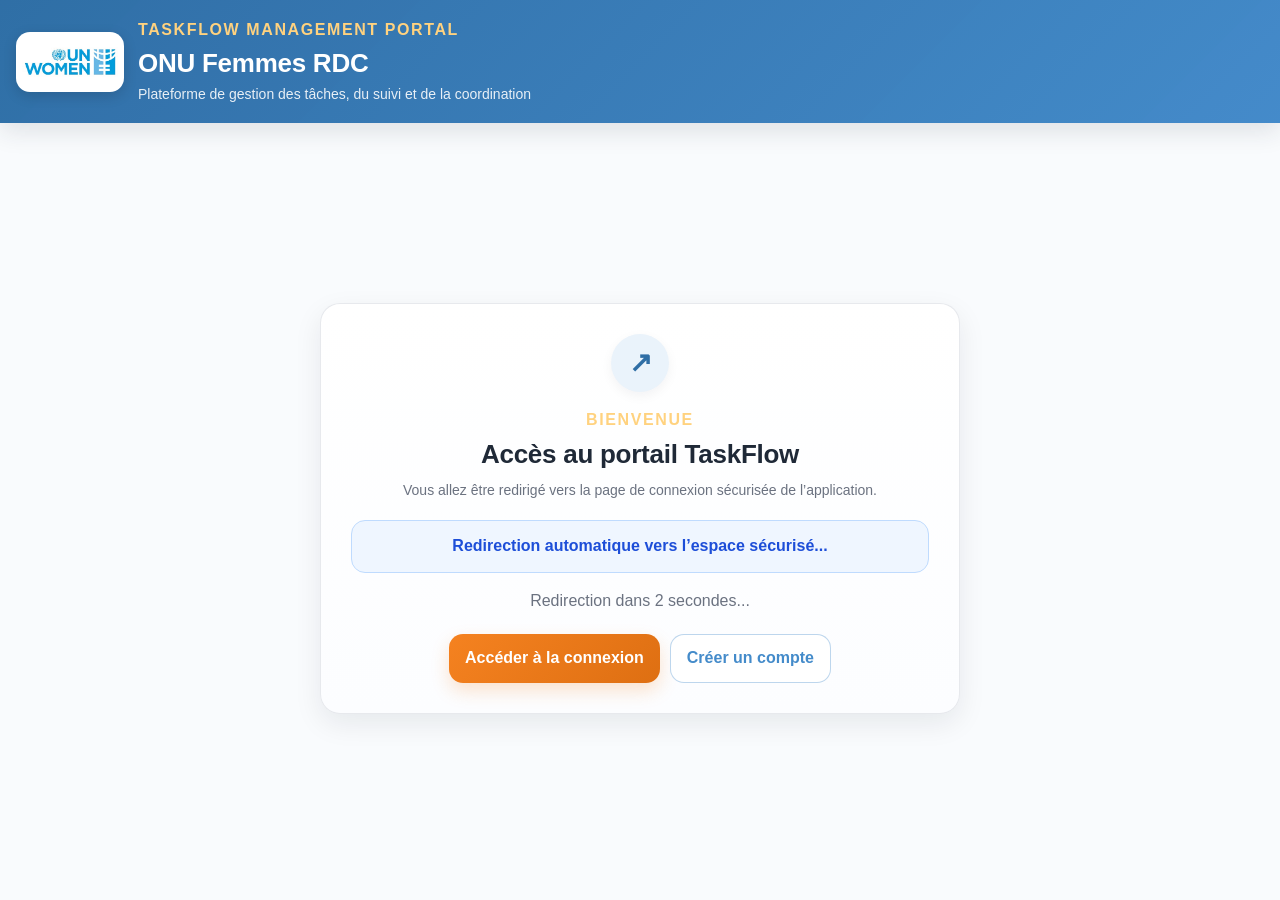
<file: index.html>
<!DOCTYPE html>
<html lang="fr">
<head>
  <meta charset="UTF-8" />
  <meta name="viewport" content="width=device-width, initial-scale=1.0" />

  <meta
    name="description"
    content="Portail TaskFlow Management Portal - ONU Femmes RDC. Redirection vers la page de connexion."
  />

  <meta http-equiv="X-UA-Compatible" content="IE=edge" />

  <title>ONU Femmes RDC — TaskFlow Portal</title>

  <link rel="stylesheet" href="style.css" />

  <script>
    window.addEventListener("DOMContentLoaded", function () {
      const redirectTarget = "./login.html";
      const statusText = document.getElementById("redirectStatus");
      const countdownText = document.getElementById("redirectCountdown");

      let seconds = 2;

      if (statusText) {
        statusText.textContent = "Redirection automatique vers l’espace sécurisé...";
      }

      const timer = setInterval(function () {
        if (countdownText) {
          countdownText.textContent = `Redirection dans ${seconds} seconde${seconds > 1 ? "s" : ""}...`;
        }

        seconds -= 1;

        if (seconds < 0) {
          clearInterval(timer);
          window.location.replace(redirectTarget);
        }
      }, 1000);
    });
  </script>
</head>

<body class="auth-page redirect-page">
  <header class="site-header auth-header">
    <div class="header-inner container">
      <div class="brand-block">
        <img src="assets/img/logunw.jpg" alt="Logo ONU Femmes" class="logo" />

        <div class="brand-text">
          <span class="eyebrow">TaskFlow Management Portal</span>
          <h1>ONU Femmes RDC</h1>
          <p>Plateforme de gestion des tâches, du suivi et de la coordination</p>
        </div>
      </div>
    </div>
  </header>

  <main class="container login-page">
    <section class="login-card auth-card redirect-card" aria-labelledby="redirectTitle">
      <div class="redirect-icon" aria-hidden="true">↗</div>

      <div class="login-card-header">
        <span class="section-kicker">Bienvenue</span>
        <h2 id="redirectTitle" class="section-title">Accès au portail TaskFlow</h2>
        <p class="section-subtitle">
          Vous allez être redirigé vers la page de connexion sécurisée de l’application.
        </p>
      </div>

      <div class="info-box" id="redirectStatus">
        Vérification de l’accès et préparation de la redirection...
      </div>

      <p id="redirectCountdown" class="muted" style="margin-top: 16px;">
        Redirection en cours...
      </p>

      <div class="card-actions" style="justify-content:center; margin-top: 20px;">
        <a href="./login.html" class="btn btn-primary" style="text-decoration:none;">
          Accéder à la connexion
        </a>

        <a href="./register.html" class="btn btn-secondary" style="text-decoration:none;">
          Créer un compte
        </a>
      </div>

      <noscript>
        <div class="error-box" style="margin-top: 20px;">
          JavaScript est désactivé. Utilisez les boutons ci-dessus pour continuer.
        </div>
      </noscript>
    </section>
  </main>
</body>
</html>
</file>
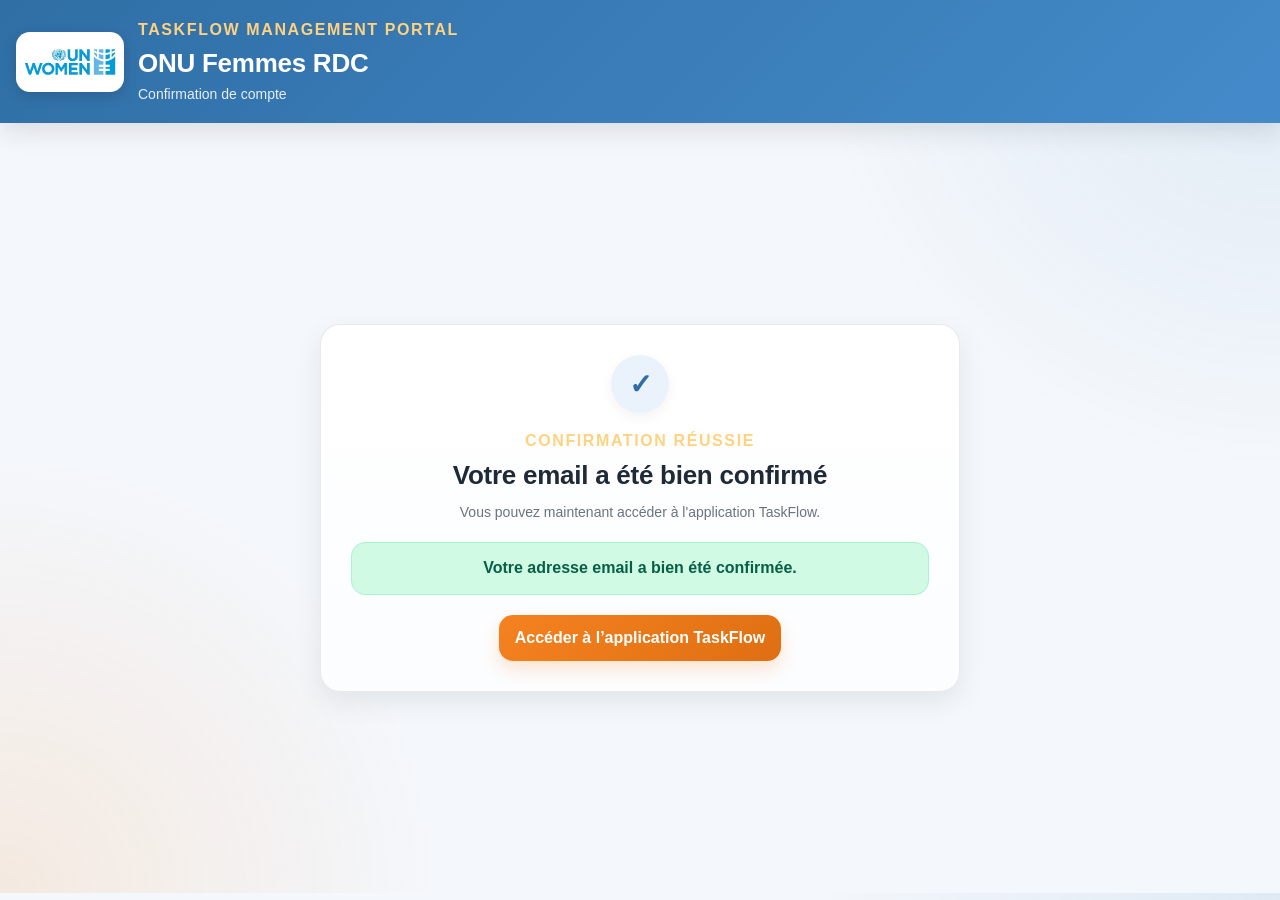
<file: confirm.html>
<!DOCTYPE html>
<html lang="fr">
<head>
  <meta charset="UTF-8" />
  <meta name="viewport" content="width=device-width, initial-scale=1.0" />
  <title>Confirmation réussie — TaskFlow</title>
  <link rel="stylesheet" href="style.css" />
</head>
<body class="auth-page">
  <header class="site-header auth-header">
    <div class="header-inner container">
      <div class="brand-block">
        <img src="assets/img/logunw.jpg" alt="Logo ONU Femmes" class="logo" />
        <div class="brand-text">
          <span class="eyebrow">TaskFlow Management Portal</span>
          <h1>ONU Femmes RDC</h1>
          <p>Confirmation de compte</p>
        </div>
      </div>
    </div>
  </header>

  <main class="container login-page">
    <section class="login-card auth-card redirect-card" aria-labelledby="confirmTitle">
      <div class="redirect-icon" aria-hidden="true">✓</div>

      <div class="login-card-header">
        <span class="section-kicker">Confirmation réussie</span>
        <h2 id="confirmTitle" class="section-title">Votre email a été bien confirmé</h2>
        <p class="section-subtitle">
          Vous pouvez maintenant accéder à l'application TaskFlow.
        </p>
      </div>

      <div id="confirmMessage" class="success-box">
        Votre adresse email a bien été confirmée.
      </div>

      <div class="card-actions" style="justify-content:center; margin-top:20px;">
        <a href="./login.html" class="btn btn-primary" style="text-decoration:none;">
          Accéder à l’application TaskFlow
        </a>
      </div>
    </section>
  </main>
</body>
</html>
</file>
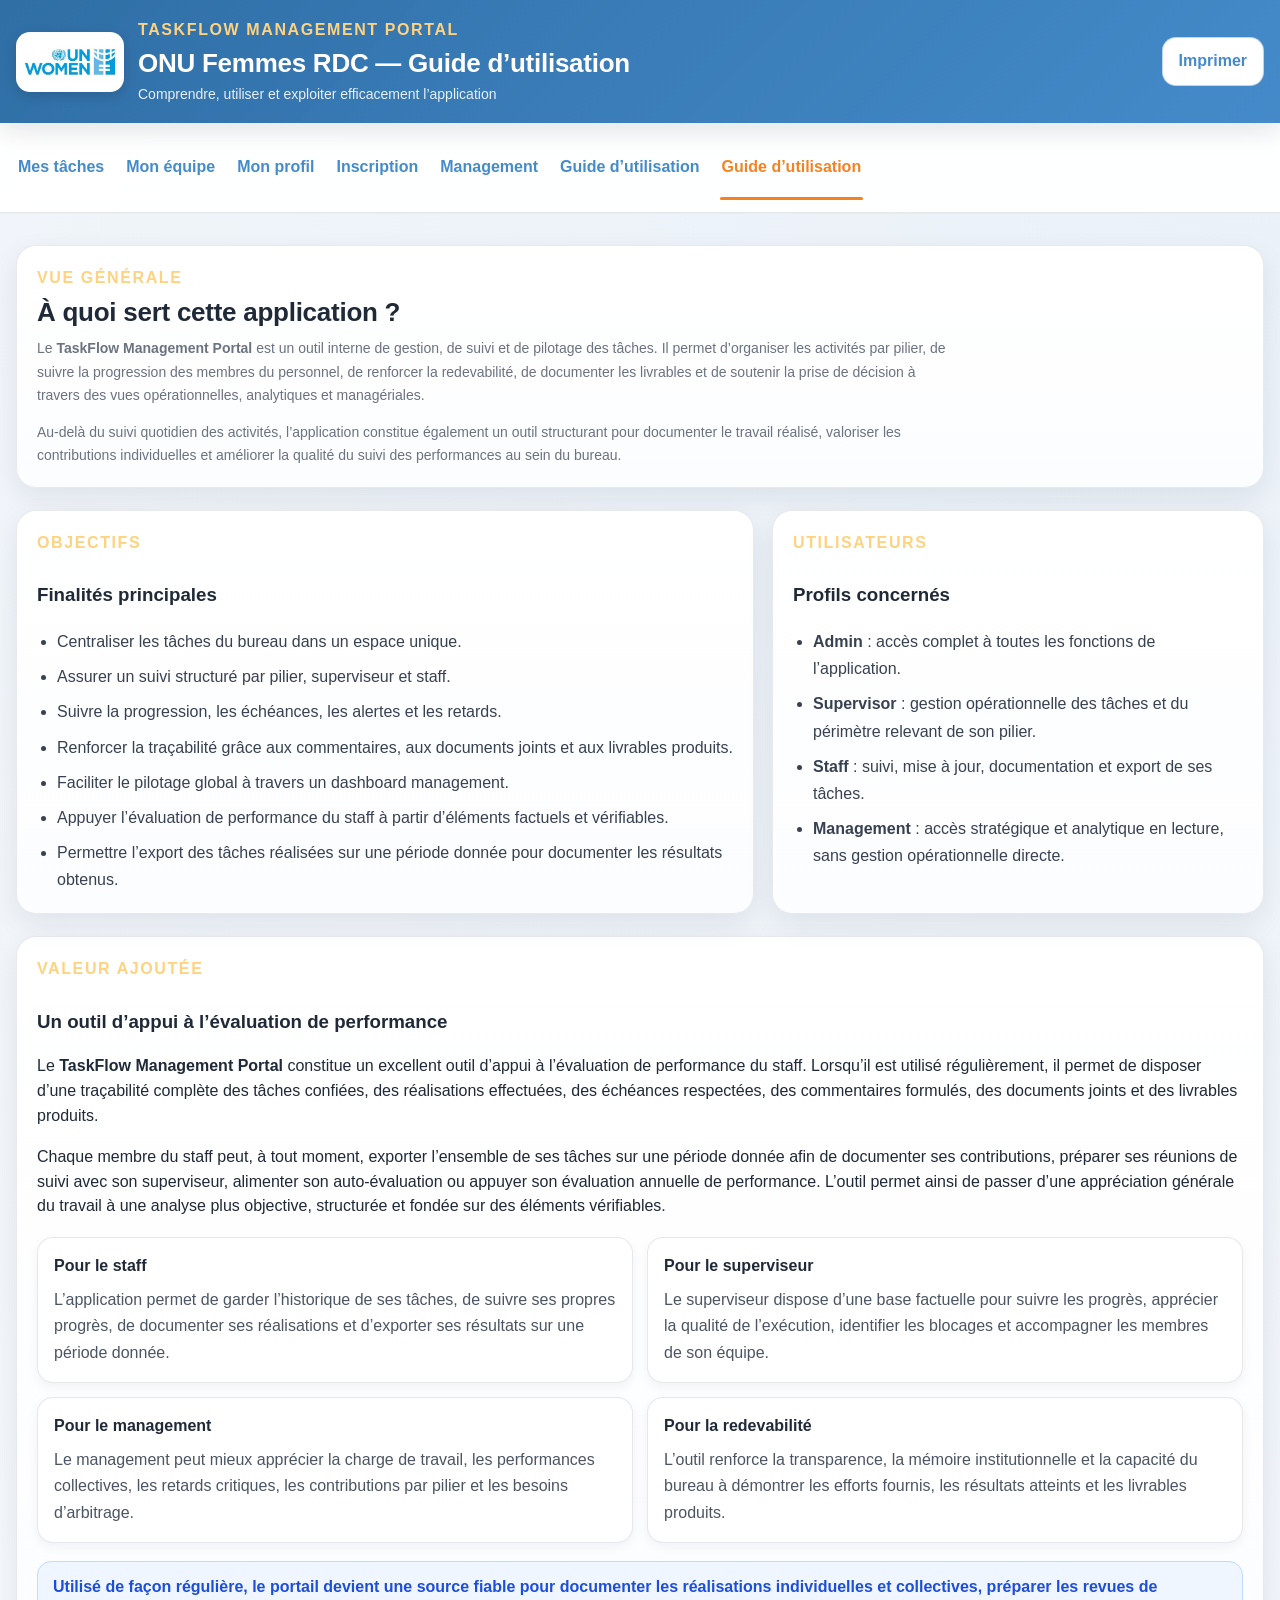
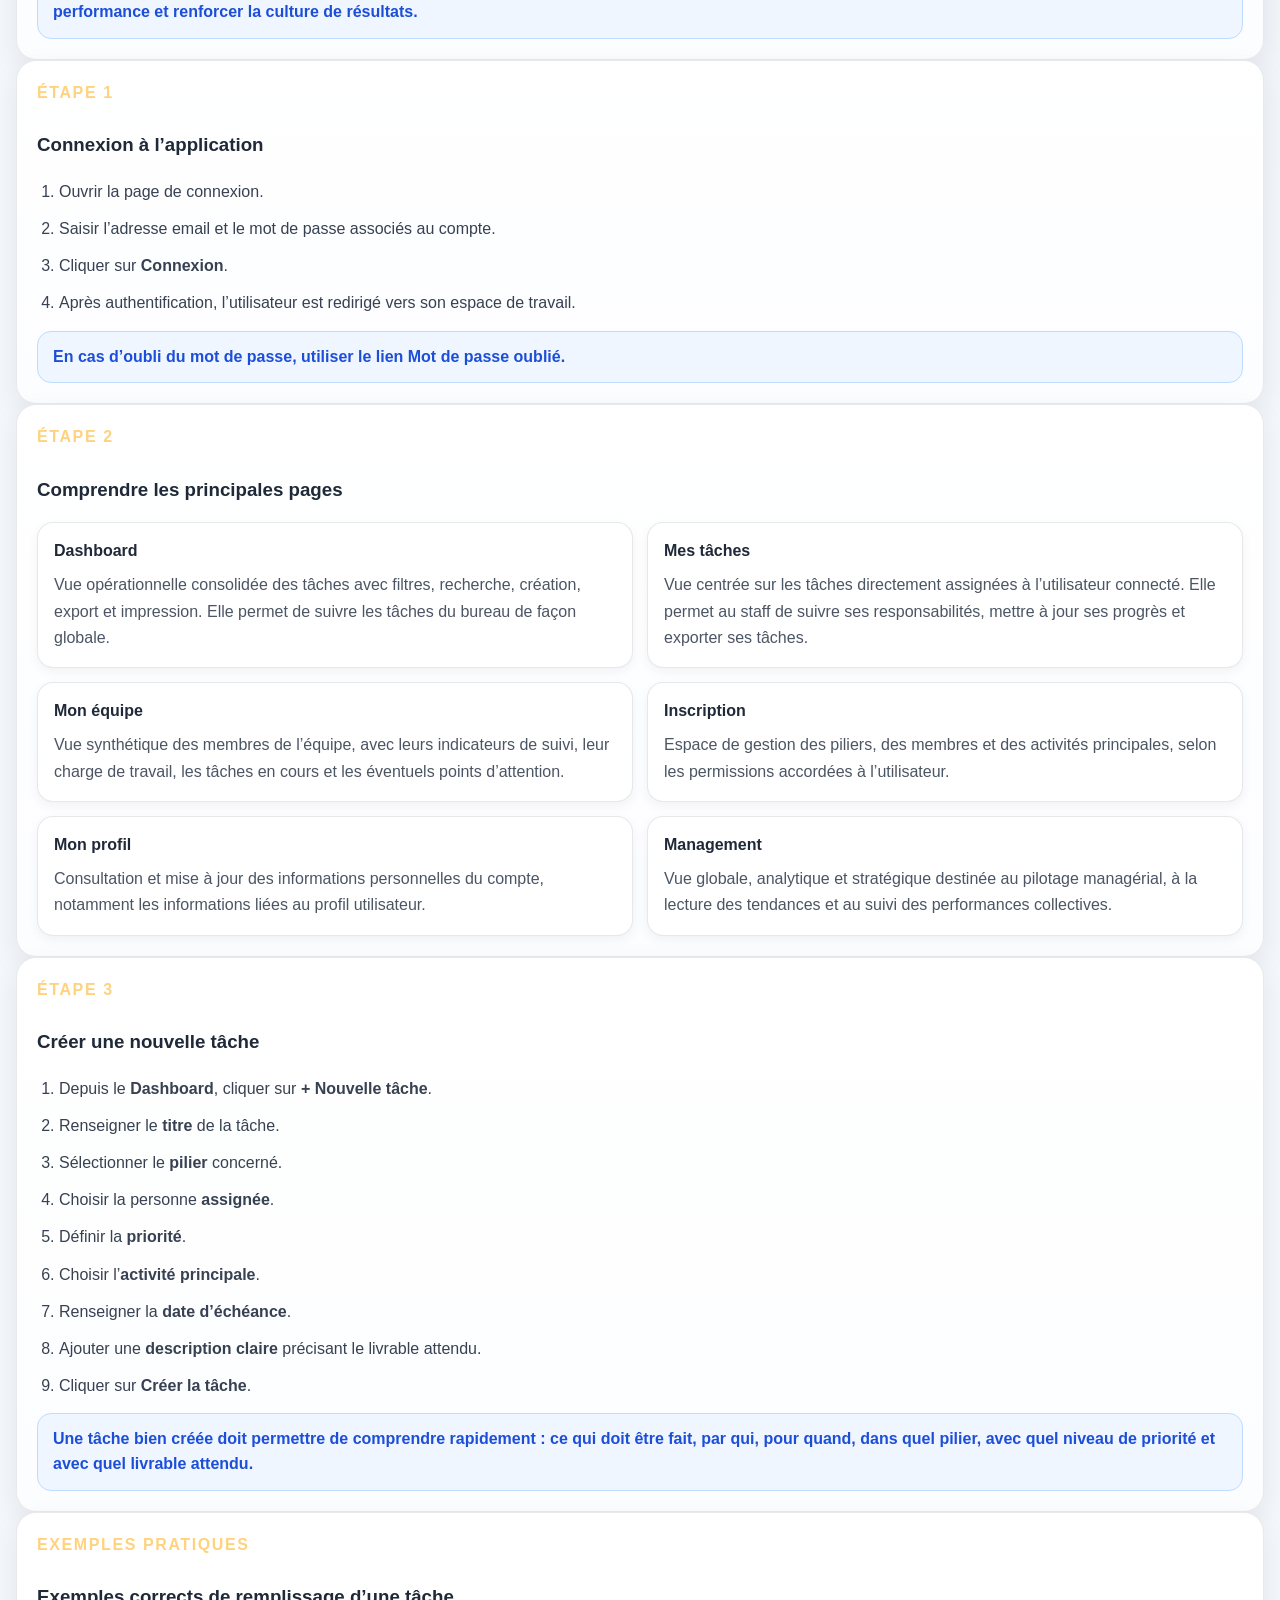
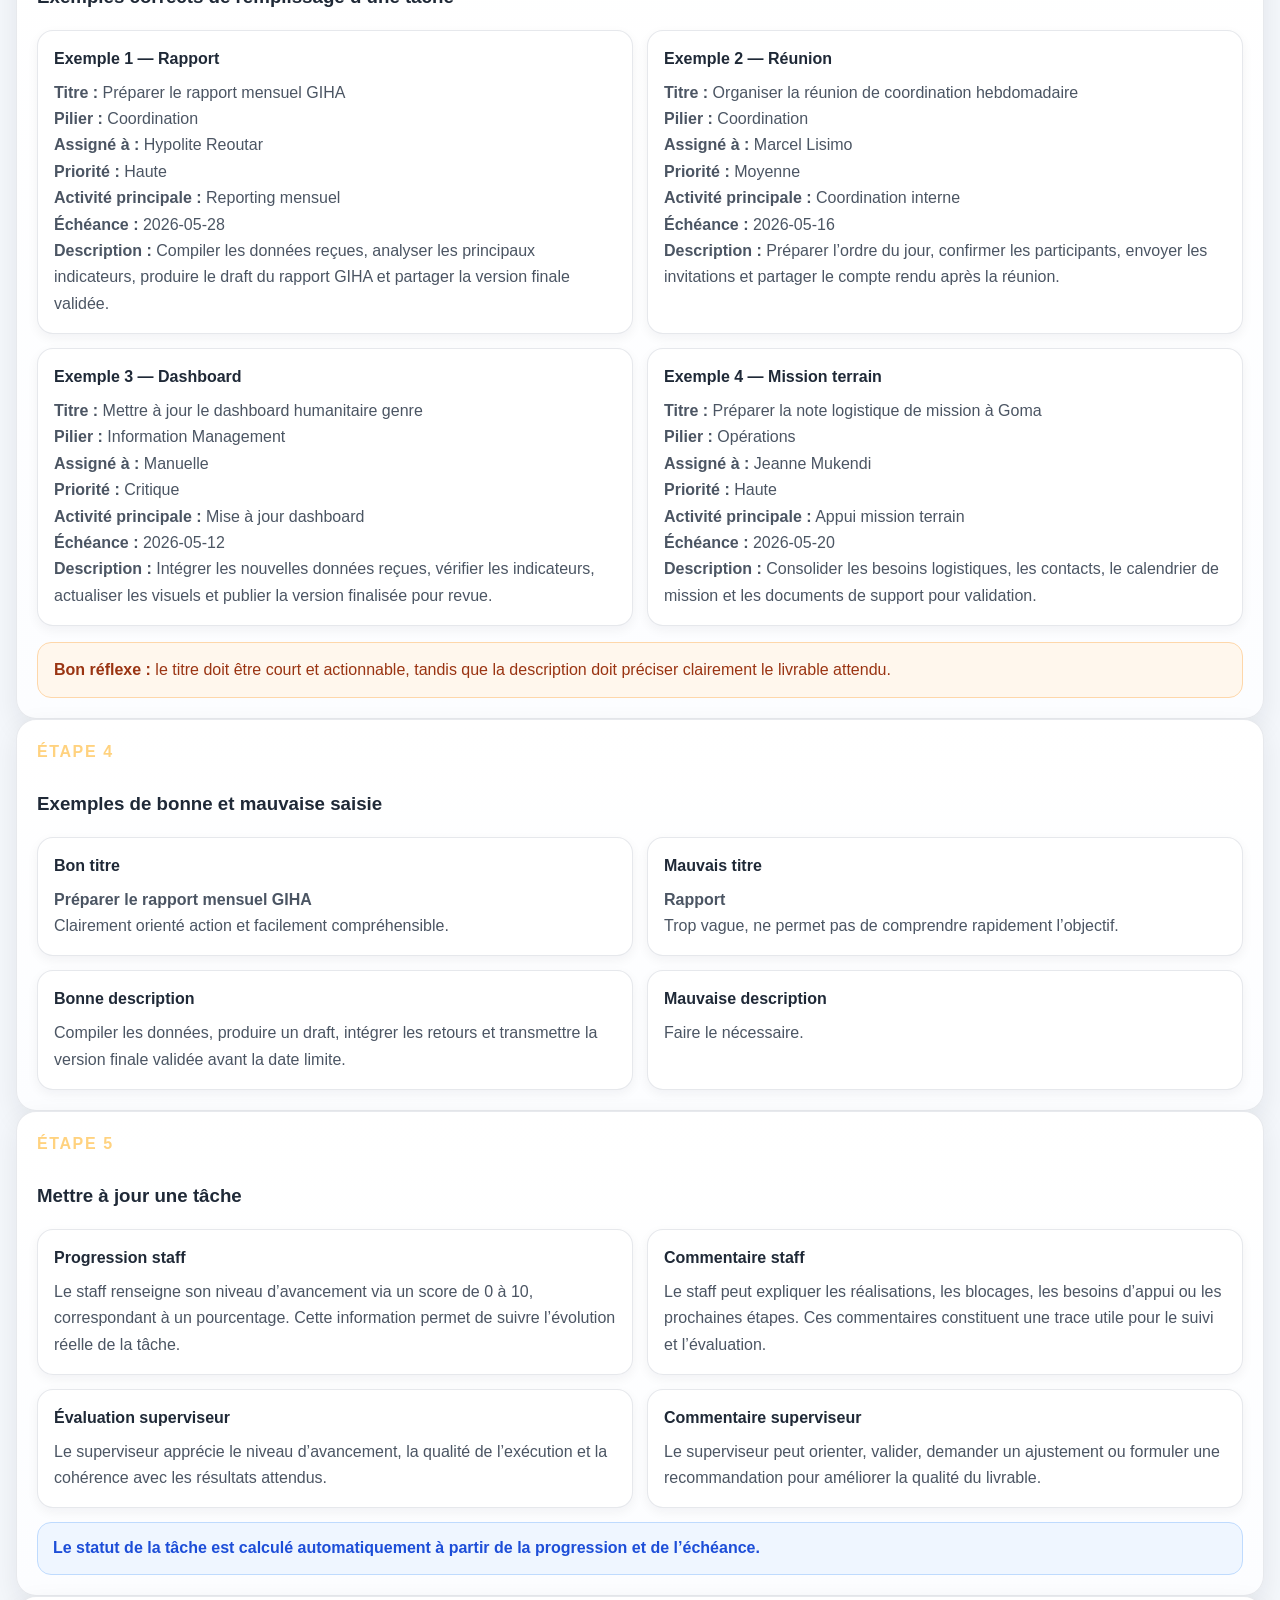
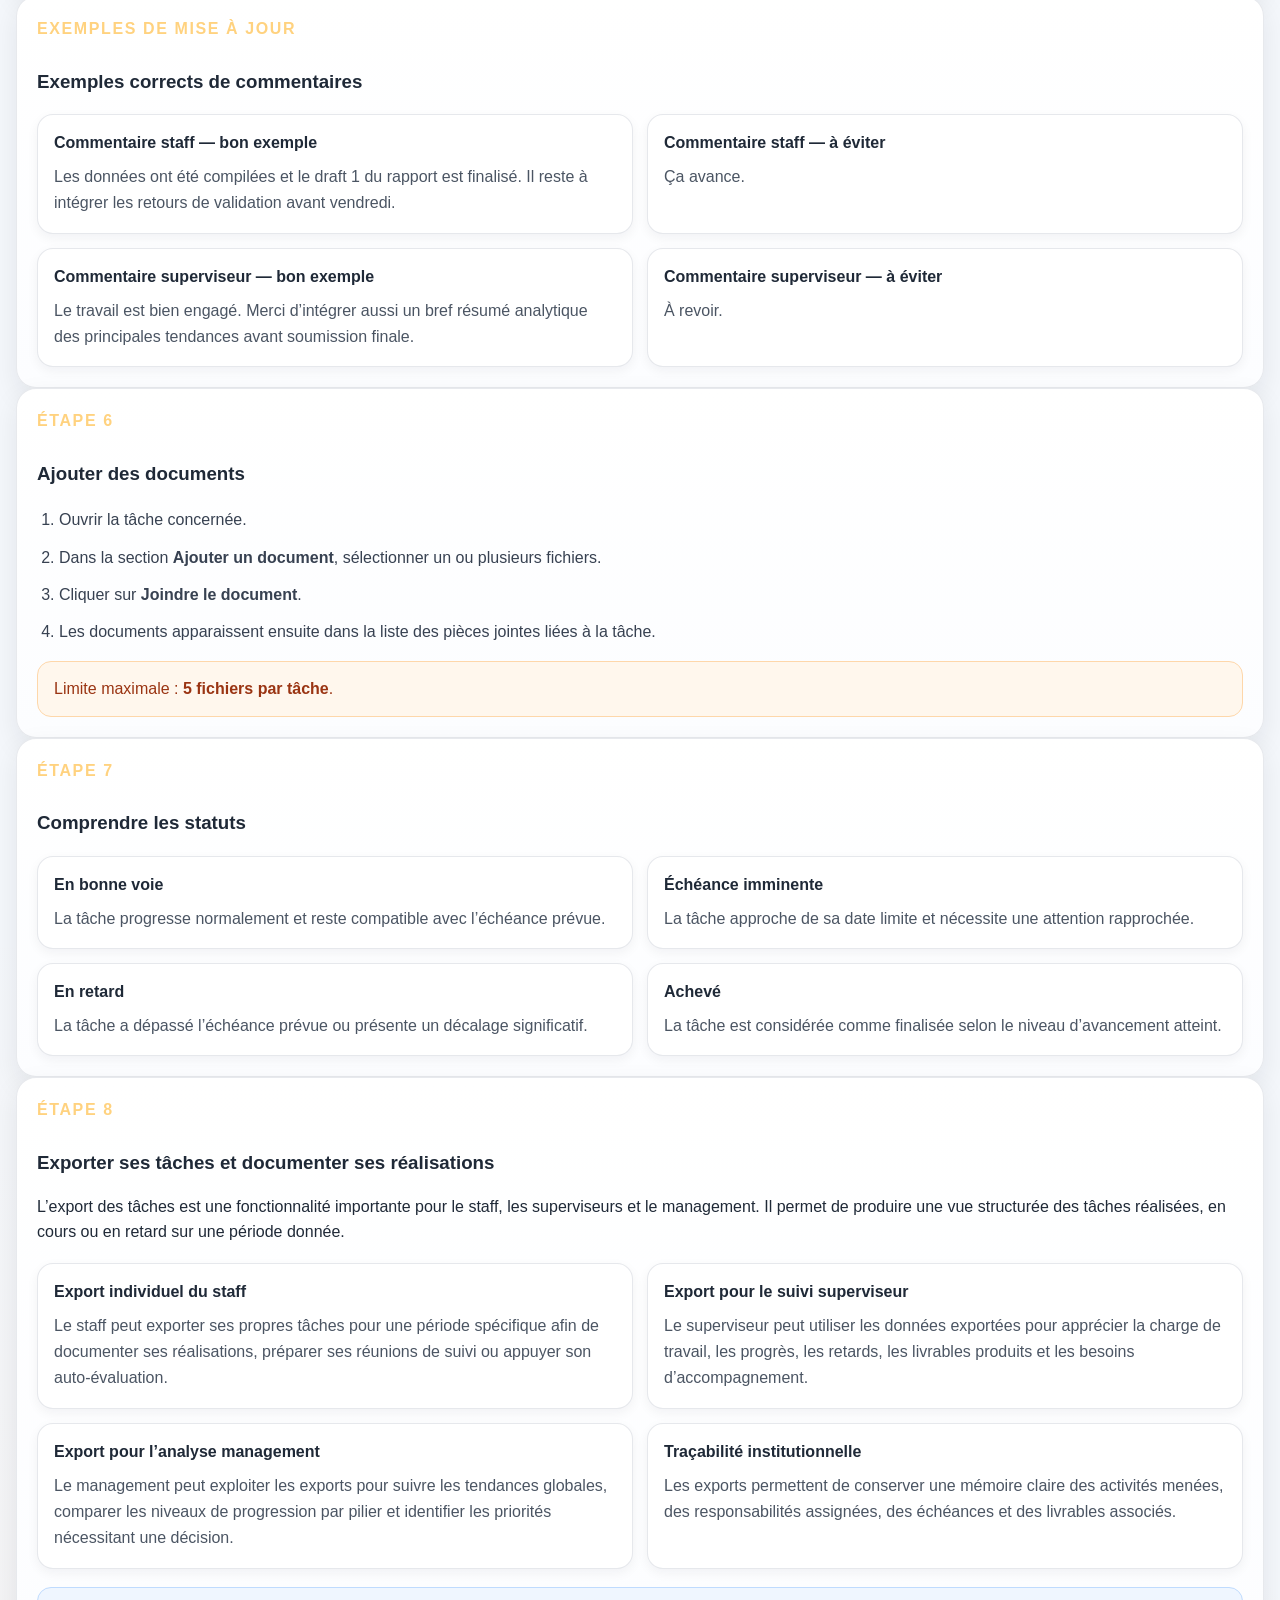
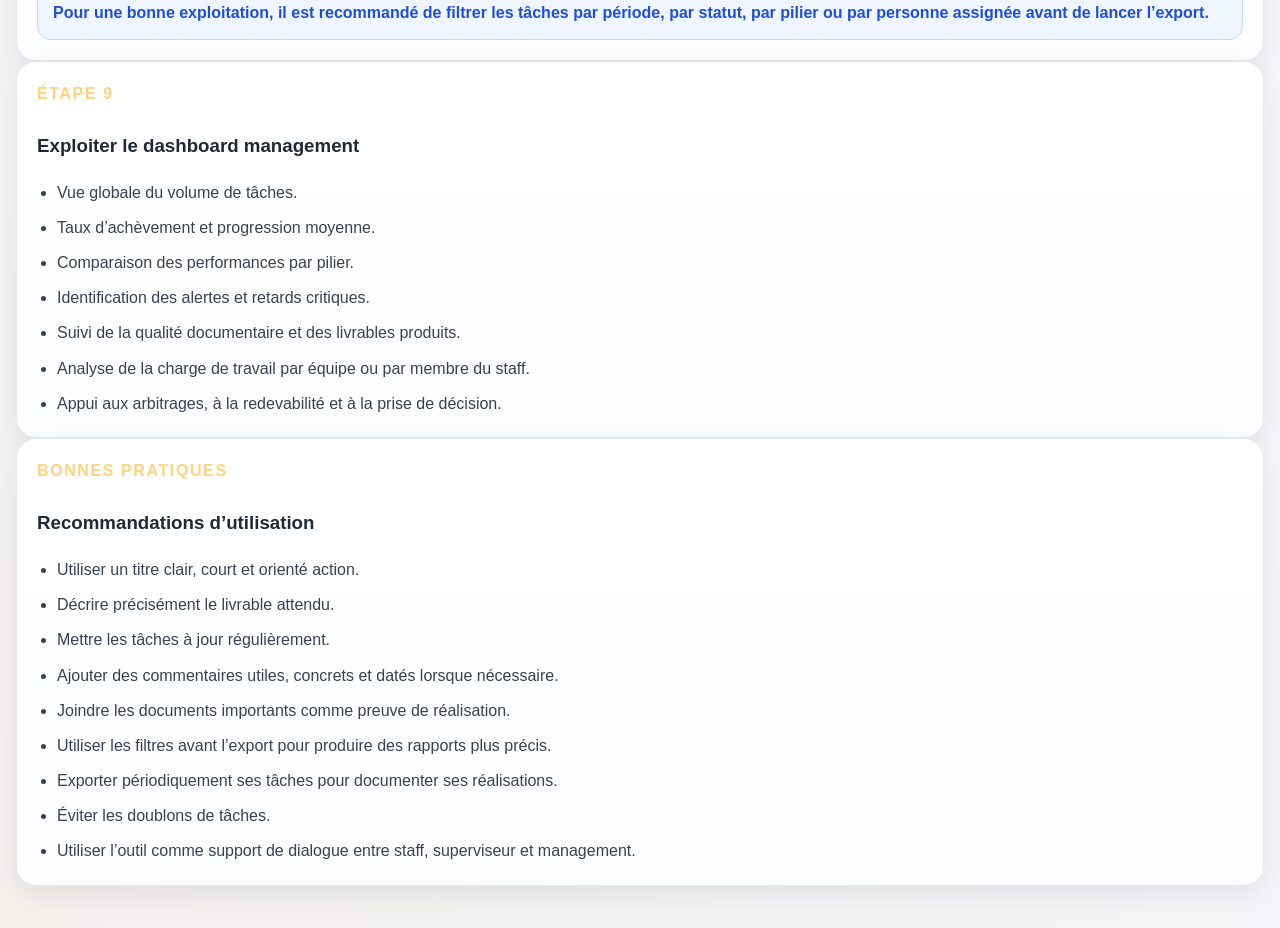
<file: how-to-use.html>
<!DOCTYPE html>
<html lang="fr">
<head>
  <meta charset="UTF-8" />
  <meta name="viewport" content="width=device-width, initial-scale=1.0" />

  <title>ONU Femmes — Guide d’utilisation</title>

  <meta
    name="description"
    content="Guide détaillé d’utilisation du TaskFlow Management Portal - ONU Femmes RDC."
  />

  <link rel="stylesheet" href="style.css" />
</head>

<body data-page="how-to-use">
  <header class="site-header fixed-header">
    <div class="header-inner container">
      <div class="brand-block">
        <img src="assets/img/logunw.jpg" alt="Logo ONU Femmes" class="logo" />
        <div class="brand-text">
          <span class="eyebrow">TaskFlow Management Portal</span>
          <h1>ONU Femmes RDC — Guide d’utilisation</h1>
          <p>Comprendre, utiliser et exploiter efficacement l’application</p>
        </div>
      </div>

      <div class="top-tools no-print" aria-label="Outils utilisateur">
        <button onclick="window.print()" class="btn btn-secondary" type="button">
          Imprimer
        </button>
      </div>
    </div>
  </header>

  <nav class="main-nav fixed-nav no-print" aria-label="Navigation principale">
    <div class="container nav-links">
      <a href="mes-taches.html">Mes tâches</a>
      <a href="mon-equipe.html">Mon équipe</a>
      <a href="profile.html">Mon profil</a>
      <a href="inscription.html">Inscription</a>
      <a href="management-dashboard.html">Management</a>
      <a href="how-to-use.html">Guide d’utilisation</a>
      <a href="how-to-use.html" class="active" aria-current="page">Guide d’utilisation</a>
    </div>
  </nav>

  <main class="container main-content">
    <section class="card guide-hero-card">
      <span class="section-kicker">Vue générale</span>
      <h2 class="section-title">À quoi sert cette application ?</h2>
      <p class="section-subtitle">
        Le <strong>TaskFlow Management Portal</strong> est un outil interne de gestion, de suivi et de pilotage
        des tâches. Il permet d’organiser les activités par pilier, de suivre la progression des membres du personnel,
        de renforcer la redevabilité, de documenter les livrables et de soutenir la prise de décision à travers des
        vues opérationnelles, analytiques et managériales.
      </p>

      <p class="section-subtitle" style="margin-top:14px;">
        Au-delà du suivi quotidien des activités, l’application constitue également un outil structurant pour
        documenter le travail réalisé, valoriser les contributions individuelles et améliorer la qualité du suivi
        des performances au sein du bureau.
      </p>
    </section>

    <section class="grid-2 guide-grid">
      <div class="card">
        <span class="section-kicker">Objectifs</span>
        <h3>Finalités principales</h3>
        <ul class="guide-list">
          <li>Centraliser les tâches du bureau dans un espace unique.</li>
          <li>Assurer un suivi structuré par pilier, superviseur et staff.</li>
          <li>Suivre la progression, les échéances, les alertes et les retards.</li>
          <li>Renforcer la traçabilité grâce aux commentaires, aux documents joints et aux livrables produits.</li>
          <li>Faciliter le pilotage global à travers un dashboard management.</li>
          <li>Appuyer l’évaluation de performance du staff à partir d’éléments factuels et vérifiables.</li>
          <li>Permettre l’export des tâches réalisées sur une période donnée pour documenter les résultats obtenus.</li>
        </ul>
      </div>

      <div class="card">
        <span class="section-kicker">Utilisateurs</span>
        <h3>Profils concernés</h3>
        <ul class="guide-list">
          <li><strong>Admin</strong> : accès complet à toutes les fonctions de l’application.</li>
          <li><strong>Supervisor</strong> : gestion opérationnelle des tâches et du périmètre relevant de son pilier.</li>
          <li><strong>Staff</strong> : suivi, mise à jour, documentation et export de ses tâches.</li>
          <li><strong>Management</strong> : accès stratégique et analytique en lecture, sans gestion opérationnelle directe.</li>
        </ul>
      </div>
    </section>

    <section class="card">
      <span class="section-kicker">Valeur ajoutée</span>
      <h3>Un outil d’appui à l’évaluation de performance</h3>

      <p>
        Le <strong>TaskFlow Management Portal</strong> constitue un excellent outil d’appui à l’évaluation de
        performance du staff. Lorsqu’il est utilisé régulièrement, il permet de disposer d’une traçabilité complète
        des tâches confiées, des réalisations effectuées, des échéances respectées, des commentaires formulés, des
        documents joints et des livrables produits.
      </p>

      <p>
        Chaque membre du staff peut, à tout moment, exporter l’ensemble de ses tâches sur une période donnée afin de
        documenter ses contributions, préparer ses réunions de suivi avec son superviseur, alimenter son auto-évaluation
        ou appuyer son évaluation annuelle de performance. L’outil permet ainsi de passer d’une appréciation générale
        du travail à une analyse plus objective, structurée et fondée sur des éléments vérifiables.
      </p>

      <div class="guide-feature-grid" style="margin-top:18px;">
        <div class="guide-feature-card">
          <h4>Pour le staff</h4>
          <p>
            L’application permet de garder l’historique de ses tâches, de suivre ses propres progrès, de documenter
            ses réalisations et d’exporter ses résultats sur une période donnée.
          </p>
        </div>

        <div class="guide-feature-card">
          <h4>Pour le superviseur</h4>
          <p>
            Le superviseur dispose d’une base factuelle pour suivre les progrès, apprécier la qualité de l’exécution,
            identifier les blocages et accompagner les membres de son équipe.
          </p>
        </div>

        <div class="guide-feature-card">
          <h4>Pour le management</h4>
          <p>
            Le management peut mieux apprécier la charge de travail, les performances collectives, les retards critiques,
            les contributions par pilier et les besoins d’arbitrage.
          </p>
        </div>

        <div class="guide-feature-card">
          <h4>Pour la redevabilité</h4>
          <p>
            L’outil renforce la transparence, la mémoire institutionnelle et la capacité du bureau à démontrer les
            efforts fournis, les résultats atteints et les livrables produits.
          </p>
        </div>
      </div>

      <div class="info-box" style="margin-top:18px;">
        Utilisé de façon régulière, le portail devient une source fiable pour documenter les réalisations individuelles
        et collectives, préparer les revues de performance et renforcer la culture de résultats.
      </div>
    </section>

    <section class="card">
      <span class="section-kicker">Étape 1</span>
      <h3>Connexion à l’application</h3>
      <ol class="guide-steps">
        <li>Ouvrir la page de connexion.</li>
        <li>Saisir l’adresse email et le mot de passe associés au compte.</li>
        <li>Cliquer sur <strong>Connexion</strong>.</li>
        <li>Après authentification, l’utilisateur est redirigé vers son espace de travail.</li>
      </ol>

      <div class="info-box" style="margin-top:14px;">
        En cas d’oubli du mot de passe, utiliser le lien <strong>Mot de passe oublié</strong>.
      </div>
    </section>

    <section class="card">
      <span class="section-kicker">Étape 2</span>
      <h3>Comprendre les principales pages</h3>

      <div class="guide-feature-grid">
        <div class="guide-feature-card">
          <h4>Dashboard</h4>
          <p>
            Vue opérationnelle consolidée des tâches avec filtres, recherche, création, export et impression.
            Elle permet de suivre les tâches du bureau de façon globale.
          </p>
        </div>

        <div class="guide-feature-card">
          <h4>Mes tâches</h4>
          <p>
            Vue centrée sur les tâches directement assignées à l’utilisateur connecté. Elle permet au staff de
            suivre ses responsabilités, mettre à jour ses progrès et exporter ses tâches.
          </p>
        </div>

        <div class="guide-feature-card">
          <h4>Mon équipe</h4>
          <p>
            Vue synthétique des membres de l’équipe, avec leurs indicateurs de suivi, leur charge de travail,
            les tâches en cours et les éventuels points d’attention.
          </p>
        </div>

        <div class="guide-feature-card">
          <h4>Inscription</h4>
          <p>
            Espace de gestion des piliers, des membres et des activités principales, selon les permissions
            accordées à l’utilisateur.
          </p>
        </div>

        <div class="guide-feature-card">
          <h4>Mon profil</h4>
          <p>
            Consultation et mise à jour des informations personnelles du compte, notamment les informations
            liées au profil utilisateur.
          </p>
        </div>

        <div class="guide-feature-card">
          <h4>Management</h4>
          <p>
            Vue globale, analytique et stratégique destinée au pilotage managérial, à la lecture des tendances
            et au suivi des performances collectives.
          </p>
        </div>
      </div>
    </section>

    <section class="card">
      <span class="section-kicker">Étape 3</span>
      <h3>Créer une nouvelle tâche</h3>

      <ol class="guide-steps">
        <li>Depuis le <strong>Dashboard</strong>, cliquer sur <strong>+ Nouvelle tâche</strong>.</li>
        <li>Renseigner le <strong>titre</strong> de la tâche.</li>
        <li>Sélectionner le <strong>pilier</strong> concerné.</li>
        <li>Choisir la personne <strong>assignée</strong>.</li>
        <li>Définir la <strong>priorité</strong>.</li>
        <li>Choisir l’<strong>activité principale</strong>.</li>
        <li>Renseigner la <strong>date d’échéance</strong>.</li>
        <li>Ajouter une <strong>description claire</strong> précisant le livrable attendu.</li>
        <li>Cliquer sur <strong>Créer la tâche</strong>.</li>
      </ol>

      <div class="info-box" style="margin-top:14px;">
        Une tâche bien créée doit permettre de comprendre rapidement : ce qui doit être fait, par qui, pour quand,
        dans quel pilier, avec quel niveau de priorité et avec quel livrable attendu.
      </div>
    </section>

    <section class="card">
      <span class="section-kicker">Exemples pratiques</span>
      <h3>Exemples corrects de remplissage d’une tâche</h3>

      <div class="guide-feature-grid">
        <div class="guide-feature-card">
          <h4>Exemple 1 — Rapport</h4>
          <p><strong>Titre :</strong> Préparer le rapport mensuel GIHA</p>
          <p><strong>Pilier :</strong> Coordination</p>
          <p><strong>Assigné à :</strong> Hypolite Reoutar</p>
          <p><strong>Priorité :</strong> Haute</p>
          <p><strong>Activité principale :</strong> Reporting mensuel</p>
          <p><strong>Échéance :</strong> 2026-05-28</p>
          <p><strong>Description :</strong> Compiler les données reçues, analyser les principaux indicateurs, produire le draft du rapport GIHA et partager la version finale validée.</p>
        </div>

        <div class="guide-feature-card">
          <h4>Exemple 2 — Réunion</h4>
          <p><strong>Titre :</strong> Organiser la réunion de coordination hebdomadaire</p>
          <p><strong>Pilier :</strong> Coordination</p>
          <p><strong>Assigné à :</strong> Marcel Lisimo</p>
          <p><strong>Priorité :</strong> Moyenne</p>
          <p><strong>Activité principale :</strong> Coordination interne</p>
          <p><strong>Échéance :</strong> 2026-05-16</p>
          <p><strong>Description :</strong> Préparer l’ordre du jour, confirmer les participants, envoyer les invitations et partager le compte rendu après la réunion.</p>
        </div>

        <div class="guide-feature-card">
          <h4>Exemple 3 — Dashboard</h4>
          <p><strong>Titre :</strong> Mettre à jour le dashboard humanitaire genre</p>
          <p><strong>Pilier :</strong> Information Management</p>
          <p><strong>Assigné à :</strong> Manuelle</p>
          <p><strong>Priorité :</strong> Critique</p>
          <p><strong>Activité principale :</strong> Mise à jour dashboard</p>
          <p><strong>Échéance :</strong> 2026-05-12</p>
          <p><strong>Description :</strong> Intégrer les nouvelles données reçues, vérifier les indicateurs, actualiser les visuels et publier la version finalisée pour revue.</p>
        </div>

        <div class="guide-feature-card">
          <h4>Exemple 4 — Mission terrain</h4>
          <p><strong>Titre :</strong> Préparer la note logistique de mission à Goma</p>
          <p><strong>Pilier :</strong> Opérations</p>
          <p><strong>Assigné à :</strong> Jeanne Mukendi</p>
          <p><strong>Priorité :</strong> Haute</p>
          <p><strong>Activité principale :</strong> Appui mission terrain</p>
          <p><strong>Échéance :</strong> 2026-05-20</p>
          <p><strong>Description :</strong> Consolider les besoins logistiques, les contacts, le calendrier de mission et les documents de support pour validation.</p>
        </div>
      </div>

      <div class="warning-box guide-warning-box">
        <strong>Bon réflexe :</strong> le titre doit être court et actionnable, tandis que la description doit préciser clairement le livrable attendu.
      </div>
    </section>

    <section class="card">
      <span class="section-kicker">Étape 4</span>
      <h3>Exemples de bonne et mauvaise saisie</h3>

      <div class="guide-feature-grid">
        <div class="guide-feature-card">
          <h4>Bon titre</h4>
          <p><strong>Préparer le rapport mensuel GIHA</strong></p>
          <p>Clairement orienté action et facilement compréhensible.</p>
        </div>

        <div class="guide-feature-card">
          <h4>Mauvais titre</h4>
          <p><strong>Rapport</strong></p>
          <p>Trop vague, ne permet pas de comprendre rapidement l’objectif.</p>
        </div>

        <div class="guide-feature-card">
          <h4>Bonne description</h4>
          <p>Compiler les données, produire un draft, intégrer les retours et transmettre la version finale validée avant la date limite.</p>
        </div>

        <div class="guide-feature-card">
          <h4>Mauvaise description</h4>
          <p>Faire le nécessaire.</p>
        </div>
      </div>
    </section>

    <section class="card">
      <span class="section-kicker">Étape 5</span>
      <h3>Mettre à jour une tâche</h3>

      <div class="guide-feature-grid">
        <div class="guide-feature-card">
          <h4>Progression staff</h4>
          <p>
            Le staff renseigne son niveau d’avancement via un score de 0 à 10, correspondant à un pourcentage.
            Cette information permet de suivre l’évolution réelle de la tâche.
          </p>
        </div>

        <div class="guide-feature-card">
          <h4>Commentaire staff</h4>
          <p>
            Le staff peut expliquer les réalisations, les blocages, les besoins d’appui ou les prochaines étapes.
            Ces commentaires constituent une trace utile pour le suivi et l’évaluation.
          </p>
        </div>

        <div class="guide-feature-card">
          <h4>Évaluation superviseur</h4>
          <p>
            Le superviseur apprécie le niveau d’avancement, la qualité de l’exécution et la cohérence avec les
            résultats attendus.
          </p>
        </div>

        <div class="guide-feature-card">
          <h4>Commentaire superviseur</h4>
          <p>
            Le superviseur peut orienter, valider, demander un ajustement ou formuler une recommandation pour
            améliorer la qualité du livrable.
          </p>
        </div>
      </div>

      <div class="info-box" style="margin-top:14px;">
        Le statut de la tâche est calculé automatiquement à partir de la progression et de l’échéance.
      </div>
    </section>

    <section class="card">
      <span class="section-kicker">Exemples de mise à jour</span>
      <h3>Exemples corrects de commentaires</h3>

      <div class="guide-feature-grid">
        <div class="guide-feature-card">
          <h4>Commentaire staff — bon exemple</h4>
          <p>Les données ont été compilées et le draft 1 du rapport est finalisé. Il reste à intégrer les retours de validation avant vendredi.</p>
        </div>

        <div class="guide-feature-card">
          <h4>Commentaire staff — à éviter</h4>
          <p>Ça avance.</p>
        </div>

        <div class="guide-feature-card">
          <h4>Commentaire superviseur — bon exemple</h4>
          <p>Le travail est bien engagé. Merci d’intégrer aussi un bref résumé analytique des principales tendances avant soumission finale.</p>
        </div>

        <div class="guide-feature-card">
          <h4>Commentaire superviseur — à éviter</h4>
          <p>À revoir.</p>
        </div>
      </div>
    </section>

    <section class="card">
      <span class="section-kicker">Étape 6</span>
      <h3>Ajouter des documents</h3>

      <ol class="guide-steps">
        <li>Ouvrir la tâche concernée.</li>
        <li>Dans la section <strong>Ajouter un document</strong>, sélectionner un ou plusieurs fichiers.</li>
        <li>Cliquer sur <strong>Joindre le document</strong>.</li>
        <li>Les documents apparaissent ensuite dans la liste des pièces jointes liées à la tâche.</li>
      </ol>

      <div class="warning-box guide-warning-box">
        Limite maximale : <strong>5 fichiers par tâche</strong>.
      </div>
    </section>

    <section class="card">
      <span class="section-kicker">Étape 7</span>
      <h3>Comprendre les statuts</h3>

      <div class="guide-feature-grid">
        <div class="guide-feature-card">
          <h4>En bonne voie</h4>
          <p>La tâche progresse normalement et reste compatible avec l’échéance prévue.</p>
        </div>

        <div class="guide-feature-card">
          <h4>Échéance imminente</h4>
          <p>La tâche approche de sa date limite et nécessite une attention rapprochée.</p>
        </div>

        <div class="guide-feature-card">
          <h4>En retard</h4>
          <p>La tâche a dépassé l’échéance prévue ou présente un décalage significatif.</p>
        </div>

        <div class="guide-feature-card">
          <h4>Achevé</h4>
          <p>La tâche est considérée comme finalisée selon le niveau d’avancement atteint.</p>
        </div>
      </div>
    </section>

    <section class="card">
      <span class="section-kicker">Étape 8</span>
      <h3>Exporter ses tâches et documenter ses réalisations</h3>

      <p>
        L’export des tâches est une fonctionnalité importante pour le staff, les superviseurs et le management.
        Il permet de produire une vue structurée des tâches réalisées, en cours ou en retard sur une période donnée.
      </p>

      <div class="guide-feature-grid" style="margin-top:18px;">
        <div class="guide-feature-card">
          <h4>Export individuel du staff</h4>
          <p>
            Le staff peut exporter ses propres tâches pour une période spécifique afin de documenter ses réalisations,
            préparer ses réunions de suivi ou appuyer son auto-évaluation.
          </p>
        </div>

        <div class="guide-feature-card">
          <h4>Export pour le suivi superviseur</h4>
          <p>
            Le superviseur peut utiliser les données exportées pour apprécier la charge de travail, les progrès,
            les retards, les livrables produits et les besoins d’accompagnement.
          </p>
        </div>

        <div class="guide-feature-card">
          <h4>Export pour l’analyse management</h4>
          <p>
            Le management peut exploiter les exports pour suivre les tendances globales, comparer les niveaux
            de progression par pilier et identifier les priorités nécessitant une décision.
          </p>
        </div>

        <div class="guide-feature-card">
          <h4>Traçabilité institutionnelle</h4>
          <p>
            Les exports permettent de conserver une mémoire claire des activités menées, des responsabilités
            assignées, des échéances et des livrables associés.
          </p>
        </div>
      </div>

      <div class="info-box" style="margin-top:18px;">
        Pour une bonne exploitation, il est recommandé de filtrer les tâches par période, par statut, par pilier ou par personne assignée avant de lancer l’export.
      </div>
    </section>

    <section class="card">
      <span class="section-kicker">Étape 9</span>
      <h3>Exploiter le dashboard management</h3>

      <ul class="guide-list">
        <li>Vue globale du volume de tâches.</li>
        <li>Taux d’achèvement et progression moyenne.</li>
        <li>Comparaison des performances par pilier.</li>
        <li>Identification des alertes et retards critiques.</li>
        <li>Suivi de la qualité documentaire et des livrables produits.</li>
        <li>Analyse de la charge de travail par équipe ou par membre du staff.</li>
        <li>Appui aux arbitrages, à la redevabilité et à la prise de décision.</li>
      </ul>
    </section>

    <section class="card">
      <span class="section-kicker">Bonnes pratiques</span>
      <h3>Recommandations d’utilisation</h3>

      <ul class="guide-list">
        <li>Utiliser un titre clair, court et orienté action.</li>
        <li>Décrire précisément le livrable attendu.</li>
        <li>Mettre les tâches à jour régulièrement.</li>
        <li>Ajouter des commentaires utiles, concrets et datés lorsque nécessaire.</li>
        <li>Joindre les documents importants comme preuve de réalisation.</li>
        <li>Utiliser les filtres avant l’export pour produire des rapports plus précis.</li>
        <li>Exporter périodiquement ses tâches pour documenter ses réalisations.</li>
        <li>Éviter les doublons de tâches.</li>
        <li>Utiliser l’outil comme support de dialogue entre staff, superviseur et management.</li>
      </ul>
    </section>
  </main>
</body>
</html>
</file>
<file: style.css>
:root{
  --uw-blue:#448BCA;
  --uw-blue-dark:#2f6ea5;
  --uw-blue-soft:#eaf3fb;
  --uw-orange:#F58220;
  --uw-orange-dark:#de6f12;
  --uw-orange-soft:#fff3e8;

  --bg:#f4f7fb;
  --bg-soft:#f9fbfd;
  --card:#ffffff;
  --card-2:#fcfdff;
  --text:#1f2937;
  --muted:#6b7280;

  --line:#e5e7eb;
  --line-strong:#d5dbe3;

  --success:#10b981;
  --warning:#f59e0b;
  --danger:#ef4444;

  --radius-sm:10px;
  --radius-md:14px;
  --radius-lg:18px;
  --radius-xl:22px;

  --shadow-xs:0 1px 2px rgba(15,23,42,.04);
  --shadow-sm:0 4px 12px rgba(15,23,42,.05);
  --shadow-md:0 10px 28px rgba(15,23,42,.08);
  --shadow-lg:0 18px 42px rgba(15,23,42,.14);

  --container:1280px;
  --header-height:96px;
  --nav-height:49px;
  --transition:all .22s ease;
}

*{
  box-sizing:border-box;
}

html{
  scroll-behavior:smooth;
}

body{
  margin:0;
  font-family:Segoe UI, Arial, sans-serif;
  background:
    radial-gradient(circle at top right, rgba(68,139,202,.06), transparent 28%),
    radial-gradient(circle at bottom left, rgba(245,130,32,.06), transparent 22%),
    var(--bg);
  color:var(--text);
  line-height:1.55;
}

img{
  max-width:100%;
  display:block;
}

a{
  color:var(--uw-blue);
}

button,
input,
select,
textarea{
  font:inherit;
}

button{
  cursor:pointer;
}

.sr-only{
  position:absolute;
  width:1px;
  height:1px;
  padding:0;
  margin:-1px;
  overflow:hidden;
  clip:rect(0,0,0,0);
  white-space:nowrap;
  border:0;
}

.container{
  width:min(var(--container), calc(100% - 32px));
  margin:0 auto;
}

.main-content{
  padding-top:28px;
  padding-bottom:42px;
}

body[data-page] .main-content{
  padding-top:28px;
}

@media (min-width: 761px){
  body[data-page] .main-content{
    padding-top:32px;
  }
}

.section-title{
  margin:0;
  font-size:26px;
  line-height:1.18;
  font-weight:800;
  color:var(--text);
  letter-spacing:-.01em;
}

.section-kicker,
.eyebrow{
  display:inline-block;
  font-size:16px;
  font-weight:900;
  letter-spacing:.10em;
  text-transform:uppercase;
  color:#ffd27f;
  margin-bottom:8px;
  line-height:1.35;
}

.section-subtitle{
  margin:10px 0 0;
  color:var(--muted);
  max-width:920px;
  font-size:14px;
  line-height:1.65;
}

.muted{
  color:var(--muted);
}

.page-message,
.form-message{
  margin-bottom:18px;
}

.info-box,
.error-box,
.success-box{
  padding:13px 15px;
  border-radius:14px;
  font-weight:600;
  border:1px solid transparent;
  line-height:1.55;
}

.info-box{
  background:#eff6ff;
  color:#1d4ed8;
  border-color:#bfdbfe;
}

.success-box{
  background:#d1fae5;
  color:#065f46;
  border-color:#a7f3d0;
}

.error-box{
  background:#fee2e2;
  color:#991b1b;
  border-color:#fecaca;
}

.empty{
  background:#fff;
  padding:22px;
  border-radius:var(--radius-lg);
  box-shadow:var(--shadow-sm);
  color:var(--muted);
  border:1px solid rgba(229,231,235,.9);
}

/* =====================================================
   HEADER
   ===================================================== */

.site-header,
header{
  background:
    linear-gradient(135deg, rgba(47,110,165,.98), rgba(68,139,202,.96)),
    var(--uw-blue);
  color:#fff;
  padding:18px 0;
  box-shadow:0 8px 24px rgba(31,41,55,.12);
}

.fixed-header{
  position:sticky;
  top:0;
  z-index:120;
}

.header-inner{
  display:flex;
  justify-content:space-between;
  align-items:center;
  gap:18px;
  flex-wrap:wrap;
}

.brand-block,
.brand{
  display:flex;
  align-items:center;
  gap:14px;
}

.logo{
  height:60px;
  width:auto;
  object-fit:contain;
  background:#fff;
  border-radius:14px;
  padding:5px;
  box-shadow:0 4px 14px rgba(0,0,0,.14);
  border:1px solid rgba(255,255,255,.35);
}

.brand-text h1,
.brand h1{
  margin:0;
  font-size:26px;
  line-height:1.12;
  color:#fff;
  letter-spacing:-.01em;
}

.brand-text p,
.brand p{
  margin:6px 0 0;
  opacity:.94;
  font-size:14px;
  color:rgba(255,255,255,.94);
}

.top-tools{
  display:flex;
  align-items:center;
  gap:10px;
  flex-wrap:wrap;
}

.current-user-label,
#currentUserLabel{
  background:rgba(255,255,255,.14);
  padding:10px 12px;
  border-radius:14px;
  line-height:1.35;
  min-width:220px;
  backdrop-filter:blur(8px);
  border:1px solid rgba(255,255,255,.18);
}

#currentUserLabel .muted,
.current-user-label .muted{
  color:rgba(255,255,255,.9);
}

/* =====================================================
   NAVIGATION
   ===================================================== */

.main-nav,
nav{
  background:rgba(255,255,255,.94);
  border-bottom:1px solid var(--line);
  box-shadow:0 1px 0 rgba(0,0,0,.02);
  backdrop-filter:blur(10px);
  position:sticky;
  top:0;
  z-index:50;
}

.fixed-nav{
  position:sticky;
  top:var(--header-height);
  z-index:110;
}

.nav-links,
nav{
  display:flex;
  gap:18px;
  flex-wrap:wrap;
  padding:12px 0;
}

.nav-links a,
nav a{
  color:var(--uw-blue);
  text-decoration:none;
  font-weight:700;
  padding:8px 2px;
  position:relative;
  transition:var(--transition);
}

.nav-links a:hover,
nav a:hover{
  color:var(--uw-blue-dark);
}

.nav-links a.active,
.nav-links a[aria-current="page"],
nav a.active{
  color:var(--uw-orange);
}

.nav-links a.active::after,
.nav-links a[aria-current="page"]::after,
nav a.active::after{
  content:"";
  position:absolute;
  left:0;
  right:0;
  bottom:-12px;
  height:3px;
  border-radius:999px;
  background:var(--uw-orange);
}

/* =====================================================
   BUTTONS
   ===================================================== */

.btn,
.top-tools button,
.modal-content button,
.card button,
.action-btn{
  appearance:none;
  border:none;
  border-radius:14px;
  padding:11px 16px;
  font-weight:700;
  transition:var(--transition);
  display:inline-flex;
  align-items:center;
  justify-content:center;
}

.btn:disabled,
button:disabled{
  opacity:.72;
  cursor:not-allowed;
}

.btn-primary,
.top-tools button:not(.btn-secondary),
.modal-content button:not(.btn-secondary):not(.btn-outline):not(.modal-close),
.card button,
.action-btn:not(.secondary-danger):not(.secondary){
  background:linear-gradient(135deg, var(--uw-orange), var(--uw-orange-dark));
  color:#fff;
  box-shadow:0 8px 18px rgba(245,130,32,.22);
}

.btn-primary:hover,
.top-tools button:not(.btn-secondary):hover,
.modal-content button:not(.btn-secondary):not(.btn-outline):not(.modal-close):hover,
.card button:hover,
.action-btn:not(.secondary-danger):not(.secondary):hover{
  transform:translateY(-1px);
  opacity:.97;
}

.btn-secondary,
.top-tools .btn-secondary,
.modal-content .btn-secondary,
.card .btn-secondary{
  background:#fff;
  color:var(--uw-blue);
  border:1px solid rgba(68,139,202,.35);
  box-shadow:none;
}

.btn-outline{
  background:#fff;
  color:var(--uw-orange);
  border:1px solid rgba(245,130,32,.4);
  box-shadow:none;
}

.btn-block{
  width:100%;
}

.action-btn.secondary-danger{
  background:#fff;
  color:#991b1b;
  border:1px solid rgba(153,27,27,.4);
  box-shadow:none;
}

.text-link{
  color:var(--uw-blue);
  text-decoration:none;
  font-weight:700;
}

.text-link:hover{
  text-decoration:underline;
}

/* =====================================================
   FIELDS
   ===================================================== */

input,
select,
textarea{
  width:100%;
  border:1px solid #d7dde5;
  border-radius:14px;
  padding:11px 13px;
  background:#fff;
  color:var(--text);
  outline:none;
  transition:var(--transition);
  box-shadow:inset 0 1px 1px rgba(15,23,42,.02);
}

input:focus,
select:focus,
textarea:focus{
  border-color:var(--uw-blue);
  box-shadow:0 0 0 4px rgba(68,139,202,.12);
}

label{
  display:block;
  margin-bottom:6px;
  font-size:13px;
  color:#4b5563;
  font-weight:700;
}

small{
  display:block;
  margin-top:6px;
  font-size:12px;
}

textarea{
  resize:vertical;
  min-height:120px;
  line-height:1.6;
}

/* =====================================================
   CARDS
   ===================================================== */

.card,
.admin-card,
.info-card,
.table-card,
.filters-card,
.login-card,
.auth-card,
.profile-card{
  background:linear-gradient(180deg, var(--card), var(--card-2));
  border-radius:20px;
  box-shadow:var(--shadow-md);
  border:1px solid rgba(229,231,235,.9);
}

.card,
.admin-card,
.info-card,
.table-card,
.filters-card,
.profile-card{
  padding:20px;
}

.login-card,
.auth-card{
  padding:30px;
}

.card-header,
.table-card-header,
.filters-header{
  margin-bottom:16px;
}

.card-header h3,
.table-card-header h3,
.filters-header h3{
  margin:0 0 6px;
  font-size:18px;
  line-height:1.2;
  letter-spacing:-.01em;
}

.card-header p,
.table-card-header p,
.filters-header p{
  margin:0;
  color:var(--muted);
  font-size:14px;
}

.card .value{
  font-size:30px;
  font-weight:800;
  letter-spacing:-.02em;
}

/* =====================================================
   DASHBOARD COMMAND CENTER
   ===================================================== */

.dashboard-control-panel{
  background:
    linear-gradient(180deg, rgba(255,255,255,.98), rgba(251,252,255,.98)),
    #fff;
  border:1px solid rgba(229,231,235,.95);
  border-radius:24px;
  box-shadow:0 14px 32px rgba(15,23,42,.07);
  padding:18px;
  margin-bottom:24px;
  position:relative;
  z-index:20;
}

.dashboard-command-bar{
  display:flex;
  align-items:center;
  justify-content:space-between;
  gap:18px;
  padding-bottom:16px;
  border-bottom:1px solid var(--line);
}

.dashboard-command-title h3{
  margin:0;
  font-size:21px;
  font-weight:800;
  color:var(--text);
}

.dashboard-command-title p{
  margin:6px 0 0;
  color:var(--muted);
  font-size:14px;
}

.dashboard-command-actions{
  display:flex;
  align-items:center;
  justify-content:flex-end;
  gap:10px;
  flex-wrap:wrap;
}

.dashboard-command-actions .btn{
  min-width:145px;
  min-height:44px;
  white-space:nowrap;
}

/* =====================================================
   FILTER CHIPS
   ===================================================== */

.dashboard-filter-chips{
  display:flex;
  align-items:center;
  gap:10px;
  flex-wrap:wrap;
  padding-top:16px;
}

.dashboard-search-chip{
  display:flex;
  align-items:center;
  gap:10px;
  flex:1 1 360px;
  min-width:280px;
}

.dashboard-search-chip input{
  min-height:44px;
}

.dashboard-search-chip .btn{
  min-height:44px;
  white-space:nowrap;
}

.filter-menu{
  position:relative;
  flex:0 0 auto;
}

.filter-menu summary{
  list-style:none;
  cursor:pointer;
  user-select:none;
  min-height:44px;
  padding:11px 16px;
  border-radius:999px;
  border:1px solid rgba(68,139,202,.25);
  background:#fff;
  color:var(--uw-blue-dark);
  font-weight:800;
  box-shadow:0 4px 12px rgba(15,23,42,.04);
  transition:var(--transition);
}

.filter-menu summary::-webkit-details-marker{
  display:none;
}

.filter-menu summary::after{
  content:"⌄";
  margin-left:8px;
  color:var(--uw-orange);
  font-weight:900;
}

.filter-menu[open] summary{
  background:var(--uw-blue-soft);
  border-color:rgba(68,139,202,.45);
  box-shadow:0 6px 18px rgba(68,139,202,.12);
}

.filter-menu[open] summary::after{
  content:"⌃";
}

.filter-popover{
  position:absolute;
  top:52px;
  right:0;
  z-index:300;
  width:260px;
  padding:14px;
  background:#fff;
  border:1px solid rgba(229,231,235,.95);
  border-radius:18px;
  box-shadow:0 18px 42px rgba(15,23,42,.16);
}

.filter-menu-wide .filter-popover{
  width:320px;
}

.date-popover{
  display:grid;
  grid-template-columns:1fr 1fr;
  gap:12px;
}

/* =====================================================
   KPI
   ===================================================== */

.dashboard,
.dashboard-kpis{
  display:grid;
  grid-template-columns:repeat(5, minmax(170px, 1fr));
  gap:16px;
  margin-bottom:22px;
}

.dashboard .card,
.dashboard-kpis .card{
  padding:18px;
  position:relative;
  overflow:hidden;
}

.dashboard .card::before,
.dashboard-kpis .card::before{
  content:"";
  position:absolute;
  left:0;
  top:0;
  bottom:0;
  width:5px;
  background:linear-gradient(180deg, var(--uw-blue), var(--uw-orange));
}

.dashboard .card h3,
.dashboard-kpis .card h3{
  margin:0 0 8px;
  font-size:14px;
  color:var(--muted);
  font-weight:700;
}

.dashboard .card .value,
.dashboard-kpis .card .value{
  font-size:30px;
  font-weight:800;
}

/* =====================================================
   FORMS AND AUTH
   ===================================================== */

.form-group{
  display:flex;
  flex-direction:column;
  gap:6px;
  margin-bottom:14px;
}

.form-grid{
  display:grid;
  gap:16px;
}

.two-columns{
  grid-template-columns:repeat(2, minmax(0, 1fr));
}

.single-column{
  grid-template-columns:1fr;
}

.field{
  display:flex;
  flex-direction:column;
}

.field-full{
  grid-column:1 / -1;
}

.card-actions,
.modal-actions,
.login-actions{
  display:flex;
  gap:10px;
  flex-wrap:wrap;
  margin-top:18px;
}

.card-actions{
  justify-content:flex-start;
}

.auth-links{
  margin-top:14px;
  display:flex;
  gap:14px;
  flex-wrap:wrap;
}

.auth-page{
  background:
    radial-gradient(circle at top right, rgba(68,139,202,.12), transparent 30%),
    radial-gradient(circle at bottom left, rgba(245,130,32,.12), transparent 28%),
    var(--bg);
}

.login-page{
  min-height:calc(100vh - 130px);
  display:flex;
  align-items:center;
  justify-content:center;
  padding:36px 0;
}

.login-card{
  width:min(100%, 640px);
}

.login-card-header{
  margin-bottom:18px;
}

.redirect-page{
  background:var(--bg-soft);
}

.redirect-card{
  text-align:center;
}

.redirect-icon{
  width:58px;
  height:58px;
  margin:0 auto 16px;
  border-radius:50%;
  display:grid;
  place-items:center;
  background:var(--uw-blue-soft);
  color:var(--uw-blue-dark);
  font-size:28px;
  font-weight:700;
  box-shadow:var(--shadow-sm);
}

.redirect-text{
  margin:10px 0 6px;
}

/* =====================================================
   TABLES - STRUCTURE
   ===================================================== */

.table-card{
  overflow:hidden;
}

.table-wrap{
  position:relative;
  width:100%;
  overflow:auto;
  border-radius:20px;
  background:#fff;
  border:1px solid rgba(229,231,235,.95);
  box-shadow:0 10px 26px rgba(15,23,42,.06);
}

.tasks-table,
#teamTasksTable{
  width:100%;
  min-width:1850px;
  table-layout:fixed;
  border-collapse:separate;
  border-spacing:0;
}

.tasks-table thead th,
#teamTasksTable thead th,
table.tasks-table thead th,
thead th{
  position:sticky;
  top:0 !important;
  z-index:20;
  background:linear-gradient(135deg, #2f6ea5, #448BCA) !important;
  color:#fff;
  text-align:left;
  padding:12px 10px;
  font-size:12px;
  font-weight:800;
  text-transform:none;
  line-height:1.25;
  white-space:normal;
  vertical-align:middle;
  border-bottom:1px solid rgba(255,255,255,.15);
}

.tasks-table thead th:first-child,
#teamTasksTable thead th:first-child,
thead th:first-child{
  border-top-left-radius:14px;
}

.tasks-table thead th:last-child,
#teamTasksTable thead th:last-child,
thead th:last-child{
  border-top-right-radius:14px;
}

.tasks-table tbody td,
#teamTasksTable tbody td,
tbody td{
  position:relative;
  z-index:1;
  border-bottom:1px solid var(--line);
  padding:12px 10px;
  vertical-align:top;
  font-size:13px;
  line-height:1.45;
  background:#fff;
  overflow:hidden;
}

.tasks-table tbody tr:first-child td,
#teamTasksTable tbody tr:first-child td{
  border-top:0;
}

.tasks-table tbody tr:hover td,
#teamTasksTable tbody tr:hover td,
tbody tr:hover td{
  background:#f8fbff;
}

.tasks-table tbody tr.row-due-soon td,
#teamTasksTable tbody tr.row-due-soon td,
.row-due-soon td{
  background:#fff8f0;
}

.tasks-table tbody tr.row-late td,
#teamTasksTable tbody tr.row-late td,
.row-late td{
  background:#fff5f5;
}

/* =====================================================
   TABLE WIDTHS
   ===================================================== */

.col-id{
  width:52px;
}

.col-task{
  width:250px;
}

.col-activity{
  width:220px;
}

.col-description{
  width:320px;
}

.col-assigned{
  width:145px;
}

.col-supervisor{
  width:145px;
}

.col-priority{
  width:92px;
}

.col-status{
  width:118px;
}

.col-progress{
  width:132px;
}

.col-staff-comment{
  width:280px;
}

.col-supervisor-rating{
  width:165px;
}

.col-supervisor-comment{
  width:280px;
}

.col-deadline{
  width:105px;
}

.col-action{
  width:118px;
}

/* Vue équipe */
#teamTasksTable{
  min-width:1850px;
}

#teamTasksTable .col-id{
  width:52px;
}

#teamTasksTable .col-task{
  width:250px;
}

#teamTasksTable .col-activity{
  width:220px;
}

#teamTasksTable .col-description{
  width:320px;
}

#teamTasksTable .col-assigned{
  width:145px;
}

#teamTasksTable .col-supervisor{
  width:145px;
}

#teamTasksTable .col-priority{
  width:92px;
}

#teamTasksTable .col-status{
  width:118px;
}

#teamTasksTable .col-progress{
  width:132px;
}

#teamTasksTable .col-staff-comment{
  width:280px;
}

#teamTasksTable .col-supervisor-rating{
  width:165px;
}

#teamTasksTable .col-supervisor-comment{
  width:280px;
}

#teamTasksTable .col-deadline{
  width:105px;
}

#teamTasksTable .col-action{
  width:118px;
}

/* =====================================================
   TABLE CONTENT DESIGN
   ===================================================== */

.id-cell{
  font-weight:800;
  color:var(--uw-blue-dark);
}

.task-cell{
  display:flex;
  flex-direction:column;
  gap:6px;
  min-width:0;
}

.task-title{
  font-size:13.5px;
  font-weight:800;
  color:var(--text);
  line-height:1.35;
  overflow-wrap:anywhere;
}

.task-pillar{
  display:inline-flex;
  width:max-content;
  max-width:100%;
  padding:4px 8px;
  border-radius:999px;
  background:var(--uw-blue-soft);
  color:var(--uw-blue-dark);
  font-size:11.5px;
  font-weight:800;
  line-height:1.2;
  overflow:hidden;
  text-overflow:ellipsis;
}

.task-meta{
  display:flex;
  flex-wrap:wrap;
  gap:6px;
  align-items:center;
}

.task-pill{
  display:inline-flex;
  align-items:center;
  max-width:100%;
  padding:5px 9px;
  border-radius:999px;
  font-size:11.5px;
  font-weight:800;
  line-height:1.25;
  white-space:normal;
  overflow-wrap:anywhere;
  background:var(--uw-blue-soft);
  color:var(--uw-blue-dark);
}

.task-pill.activity{
  background:var(--uw-orange-soft);
  color:var(--uw-orange-dark);
}

.task-description{
  min-height:74px;
  max-height:110px;
  overflow:auto;
  padding:10px 11px;
  border-radius:12px;
  background:#f9fafb;
  border:1px solid #eef0f3;
  color:#374151;
  font-size:12.5px;
  line-height:1.5;
  white-space:pre-line;
  overflow-wrap:anywhere;
}

.task-description.is-empty{
  color:var(--muted);
  font-style:italic;
}

.person-cell{
  display:flex;
  flex-direction:column;
  gap:3px;
  min-width:0;
}

.person-name{
  font-size:12.8px;
  font-weight:800;
  color:var(--text);
  line-height:1.35;
  overflow-wrap:anywhere;
}

.person-role{
  font-size:11.5px;
  color:var(--muted);
}

.comment-box{
  min-height:74px;
  max-height:110px;
  overflow:auto;
  padding:10px 11px;
  border-radius:12px;
  background:#f9fafb;
  border:1px solid #eef0f3;
  color:#374151;
  font-size:12.5px;
  line-height:1.5;
  white-space:pre-line;
  overflow-wrap:anywhere;
}

.comment-box.empty-comment{
  color:var(--muted);
  font-style:italic;
}

.comment-box::-webkit-scrollbar,
.task-description::-webkit-scrollbar{
  width:6px;
}

.comment-box::-webkit-scrollbar-thumb,
.task-description::-webkit-scrollbar-thumb{
  background:#cbd5e1;
  border-radius:999px;
}

.progress-cell,
.supervisor-eval{
  display:flex;
  flex-direction:column;
  gap:6px;
  min-width:0;
}

.progress-track{
  width:180px;
  max-width:100%;
  height:10px;
  background:#e5e7eb;
  border-radius:999px;
  overflow:hidden;
  margin-bottom:6px;
}

.progress-track.compact{
  width:100%;
  min-width:88px;
  height:9px;
  margin-bottom:0;
}

.progress-fill{
  height:10px;
  background:linear-gradient(90deg, var(--uw-blue-dark), var(--uw-blue));
}

.progress-fill.supervisor{
  background:linear-gradient(90deg, var(--uw-orange-dark), var(--uw-orange));
}

.progress-value{
  font-size:11.5px;
  font-weight:900;
  color:#374151;
}

.due-date-cell{
  display:flex;
  flex-direction:column;
  gap:3px;
}

.due-date-main{
  font-size:13px;
  font-weight:900;
}

.due-date-label{
  font-size:11.5px;
  color:var(--muted);
}

.late,
.row-late .due-date-main{
  color:var(--danger);
  font-weight:800;
}

.soon,
.row-due-soon .due-date-main{
  color:#c2410c;
  font-weight:800;
}

.action-cell{
  overflow:visible !important;
}

.table-actions{
  display:flex;
  flex-direction:column;
  gap:8px;
  align-items:stretch;
}

.table-actions .action-btn{
  width:100%;
  padding:8px 10px;
  font-size:12px;
  border-radius:11px;
  line-height:1.25;
}

.badge{
  display:inline-block;
  padding:5px 8px;
  border-radius:999px;
  font-size:11.5px;
  font-weight:800;
  line-height:1.15;
  white-space:normal;
  text-align:center;
}

.badge-grey{ background:#e5e7eb; color:#374151; }
.badge-blue{ background:#dbeafe; color:#1d4ed8; }
.badge-green{ background:#d1fae5; color:#065f46; }
.badge-yellow{ background:#fef3c7; color:#92400e; }
.badge-red{ background:#fee2e2; color:#991b1b; }
.badge-orange{ background:#ffedd5; color:#9a3412; }

/* =====================================================
   LAYOUT CARDS
   ===================================================== */

.grid-2{
  display:grid;
  grid-template-columns:1.2fr .8fr;
  gap:18px;
}

.grid-list{
  display:grid;
  gap:14px;
}

.split-layout{
  display:grid;
  grid-template-columns:1.15fr .85fr;
  gap:18px;
  margin-bottom:20px;
}

.member-card{
  background:#fff;
  border-radius:16px;
  padding:16px;
  box-shadow:var(--shadow-sm);
  border:1px solid rgba(229,231,235,.9);
  border-left:4px solid var(--uw-blue);
  transition:transform .18s ease, box-shadow .18s ease;
}

.member-card:hover{
  transform:translateY(-2px);
  box-shadow:0 10px 22px rgba(15,23,42,.08);
}

.member-card h4{
  margin:0 0 6px;
  font-size:16px;
}

.kpi-inline{
  display:flex;
  gap:14px;
  flex-wrap:wrap;
  margin-top:8px;
  color:var(--muted);
  font-size:13px;
}

/* =====================================================
   MODAL
   ===================================================== */

.modal{
  display:none;
  position:fixed;
  inset:0;
  z-index:1000;
  padding:24px;
}

.modal-overlay{
  position:absolute;
  inset:0;
  background:rgba(15,23,42,.48);
  backdrop-filter:blur(4px);
}

.modal-content{
  position:relative;
  width:min(760px, 100%);
  max-height:calc(100vh - 48px);
  margin:0 auto;
  background:#fff;
  border-radius:22px;
  box-shadow:var(--shadow-lg);
  display:flex;
  flex-direction:column;
  overflow:hidden;
  z-index:1;
  border:1px solid rgba(229,231,235,.95);
}

.modal-lg{
  width:min(860px, 100%);
  max-height:calc(100vh - 48px);
}

.modal-xl{
  width:min(980px, 100%);
  max-height:calc(100vh - 48px);
}

.modal-header{
  display:flex;
  justify-content:space-between;
  align-items:flex-start;
  gap:16px;
  padding:20px 20px 14px;
  border-bottom:1px solid var(--line);
  background:linear-gradient(180deg, #fff, #fbfcff);
  flex-shrink:0;
}

.modal-header h3{
  margin:0;
  font-size:20px;
  line-height:1.25;
  color:var(--text);
}

.modal-close{
  width:44px;
  height:44px;
  border:none;
  border-radius:14px;
  background:#f3f4f6;
  color:#374151;
  font-size:22px;
  line-height:1;
  display:grid;
  place-items:center;
  box-shadow:none;
  flex-shrink:0;
}

.modal-close:hover{
  background:#e5e7eb;
  transform:none;
}

.modal-body{
  padding:18px 20px 14px;
  display:flex;
  flex-direction:column;
  gap:14px;
  overflow-y:auto;
  overflow-x:hidden;
  flex:1 1 auto;
  min-height:0;
  scrollbar-width:thin;
}

.modal-row{
  display:grid;
  grid-template-columns:1fr 1fr;
  gap:14px;
}

.modal-body .field{
  min-width:0;
}

.modal-body textarea{
  min-height:120px;
}

.modal-body .grid-list{
  display:grid;
  gap:12px;
}

.modal-body .member-card{
  border-left:4px solid var(--uw-blue);
  padding:14px;
}

.modal-actions{
  display:flex;
  justify-content:flex-end;
  gap:10px;
  padding:14px 20px 18px;
  border-top:1px solid var(--line);
  background:#fff;
  flex-shrink:0;
  position:sticky;
  bottom:0;
  z-index:2;
  box-shadow:0 -6px 14px rgba(15,23,42,.04);
}

.modal-actions .btn{
  min-width:140px;
}

.profile-card + .profile-card{
  margin-top:20px;
}

.no-print{}

/* =====================================================
   LEGACY DASHBOARD LAYOUTS DISABLED
   ===================================================== */

.dashboard-workspace,
.filters-sidebar,
.dashboard-actions-bar,
.dashboard-top-row,
.dashboard-overview-card,
.dashboard-actions-card,
.dashboard-heading,
.dashboard-heading-actions,
.dashboard-filter-action-card,
.dashboard-filter-action-grid,
.dashboard-inline-actions,
.advanced-filters{
  display:none !important;
}

/* =====================================================
   PRINT
   ===================================================== */

@media print{
  body{
    background:#fff;
  }

  .no-print,
  .modal{
    display:none !important;
  }

  .site-header,
  header{
    background:#fff !important;
    color:#000 !important;
    padding:0 0 12px 0;
    box-shadow:none;
    position:relative !important;
  }

  .main-nav{
    display:none !important;
  }

  .brand-text h1,
  .brand h1,
  .brand-text p,
  .brand p{
    color:#000 !important;
  }

  .logo{
    background:#fff;
    border:1px solid #ddd;
    box-shadow:none;
  }

  .container{
    width:100%;
    margin:0;
  }

  .main-content{
    padding:0;
  }

  .card,
  .table-wrap,
  .empty,
  .member-card,
  .admin-card,
  .info-card,
  .table-card,
  .filters-card{
    box-shadow:none;
    border:1px solid #ddd;
  }

  table,
  .tasks-table,
  #teamTasksTable{
    min-width:100%;
  }

  thead th,
  .tasks-table thead th,
  #teamTasksTable thead th{
    color:#000 !important;
    background:#f0f0f0 !important;
    -webkit-print-color-adjust:exact;
    print-color-adjust:exact;
    position:static !important;
  }

  tbody td{
    background:#fff !important;
  }
}

/* =====================================================
   RESPONSIVE
   ===================================================== */

@media (max-width: 1200px){
  .dashboard,
  .dashboard-kpis{
    grid-template-columns:repeat(3, 1fr);
  }

  .split-layout{
    grid-template-columns:1fr;
  }

  .fixed-nav{
    top:104px;
  }
}

@media (max-width: 900px){
  :root{
    --header-height:104px;
  }

  .dashboard,
  .dashboard-kpis{
    grid-template-columns:repeat(2, 1fr);
  }

  .grid-2,
  .two-columns{
    grid-template-columns:1fr;
  }

  .header-inner{
    align-items:flex-start;
  }

  .current-user-label,
  #currentUserLabel{
    min-width:unset;
    width:100%;
  }

  .nav-links,
  nav{
    gap:12px;
  }

  .dashboard-command-bar{
    flex-direction:column;
    align-items:flex-start;
  }

  .dashboard-command-actions{
    width:100%;
    justify-content:flex-start;
  }

  .dashboard-command-actions .btn{
    flex:1 1 180px;
    min-width:160px;
  }

  .tasks-table,
  #teamTasksTable{
    min-width:1600px;
  }

  .table-card-header{
    position:sticky;
    left:0;
  }
}

@media (max-width: 760px){
  :root{
    --header-height:0px;
    --nav-height:49px;
  }

  .fixed-header{
    position:sticky;
    top:0;
    z-index:1000;
  }

  .fixed-nav{
    position:sticky;
    top:var(--header-height);
    z-index:999;
  }

  .dashboard-search-chip{
    flex-direction:column;
    align-items:stretch;
    flex-basis:100%;
  }

  .dashboard-search-chip .btn{
    width:100%;
  }

  .filter-menu{
    flex:1 1 calc(50% - 10px);
  }

  .filter-menu summary{
    width:100%;
    text-align:center;
  }

  .filter-popover{
    left:0;
    right:auto;
    width:min(100%, 320px);
    min-width:260px;
  }

  .date-popover{
    grid-template-columns:1fr;
  }
}

@media (max-width: 680px){
  .container{
    width:min(100% - 20px, var(--container));
  }

  .section-title{
    font-size:22px;
  }

  .brand-text h1,
  .brand h1{
    font-size:22px;
  }

  .dashboard,
  .dashboard-kpis{
    grid-template-columns:1fr;
  }

  .modal{
    padding:10px;
  }

  .modal-row{
    grid-template-columns:1fr;
  }

  .modal-content,
  .modal-lg,
  .modal-xl{
    width:100%;
    max-height:calc(100vh - 20px);
    border-radius:18px;
  }

  .modal-body{
    padding:16px 16px 10px;
  }

  .modal-actions{
    padding:12px 16px 16px;
    flex-direction:column;
    align-items:stretch;
  }

  .modal-actions .btn{
    width:100%;
    min-width:unset;
  }

  .login-card,
  .auth-card{
    padding:22px;
  }

  .card-actions,
  .auth-links{
    flex-direction:column;
    align-items:stretch;
  }

  .btn,
  .action-btn{
    width:100%;
  }
}

@media (max-width: 560px){
  .dashboard-command-actions{
    flex-direction:column;
    align-items:stretch;
  }

  .dashboard-command-actions .btn{
    width:100%;
  }

  .filter-menu{
    flex-basis:100%;
  }
}

.is-role-hidden{
  display:none !important;
}
/* =====================================================
   MANAGEMENT DASHBOARD
   ===================================================== */

.management-grid{
  display:grid;
  grid-template-columns:1fr 1fr;
  gap:18px;
  margin-bottom:22px;
}

.management-chart-block{
  display:flex;
  flex-direction:column;
  gap:14px;
  padding:8px 0 2px;
}

.management-bar-row{
  display:grid;
  grid-template-columns:160px 1fr 56px;
  gap:12px;
  align-items:center;
}

.management-bar-label{
  font-size:13px;
  font-weight:700;
  color:var(--text);
  overflow-wrap:anywhere;
}

.management-bar-track{
  width:100%;
  height:12px;
  background:#e5e7eb;
  border-radius:999px;
  overflow:hidden;
}

.management-bar-fill{
  height:100%;
  border-radius:999px;
  background:linear-gradient(90deg, var(--uw-blue-dark), var(--uw-blue));
}

.management-bar-fill.is-danger{
  background:linear-gradient(90deg, #b91c1c, #ef4444);
}

.management-bar-fill.is-orange{
  background:linear-gradient(90deg, var(--uw-orange-dark), var(--uw-orange));
}

.management-bar-value{
  text-align:right;
  font-size:12px;
  font-weight:800;
  color:#374151;
}

.management-doc-kpis{
  display:grid;
  grid-template-columns:repeat(2, minmax(0, 1fr));
  gap:14px;
}

.management-doc-card{
  background:#fff;
  border-radius:16px;
  padding:16px;
  border:1px solid rgba(229,231,235,.9);
  box-shadow:var(--shadow-sm);
}

.management-doc-card h4{
  margin:0 0 8px;
  font-size:15px;
  line-height:1.35;
}

.management-doc-value{
  font-size:28px;
  font-weight:800;
  color:var(--uw-blue-dark);
}

.management-table{
  min-width:1000px !important;
}

@media (max-width: 1000px){
  .management-grid{
    grid-template-columns:1fr;
  }
}

@media (max-width: 680px){
  .management-bar-row{
    grid-template-columns:1fr;
    gap:8px;
  }

  .management-bar-value{
    text-align:left;
  }

  .management-doc-kpis{
    grid-template-columns:1fr;
  }
}
/* =====================================================
   MANAGEMENT DASHBOARD V2 PREMIUM
   ===================================================== */

.management-hero-card{
  display:flex;
  justify-content:space-between;
  align-items:flex-start;
  gap:20px;
  padding:22px;
  margin-bottom:22px;
  border-radius:24px;
  background:
    linear-gradient(135deg, rgba(47,110,165,.98), rgba(68,139,202,.96));
  color:#fff;
  box-shadow:var(--shadow-lg);
}

.management-hero-title{
  margin:0;
  font-size:30px;
  line-height:1.15;
  font-weight:800;
}

.management-hero-subtitle{
  margin:10px 0 0;
  max-width:760px;
  line-height:1.65;
  color:rgba(255,255,255,.92);
}

.management-hero-actions{
  display:flex;
  gap:10px;
  flex-wrap:wrap;
  justify-content:flex-end;
}

.management-kpi-grid{
  display:grid;
  grid-template-columns:repeat(3, minmax(0, 1fr));
  gap:16px;
  margin-bottom:22px;
}

.management-kpi-card{
  border-radius:20px;
  padding:18px;
  background:#fff;
  border:1px solid rgba(229,231,235,.95);
  box-shadow:var(--shadow-md);
  position:relative;
  overflow:hidden;
}

.management-kpi-card::before{
  content:"";
  position:absolute;
  left:0;
  top:0;
  bottom:0;
  width:5px;
}

.management-kpi-blue::before{ background:linear-gradient(180deg, #2f6ea5, #448BCA); }
.management-kpi-green::before{ background:linear-gradient(180deg, #059669, #10b981); }
.management-kpi-orange::before{ background:linear-gradient(180deg, #de6f12, #F58220); }
.management-kpi-red::before{ background:linear-gradient(180deg, #b91c1c, #ef4444); }

.management-kpi-top{
  display:flex;
  align-items:center;
  gap:10px;
  margin-bottom:10px;
}

.management-kpi-icon{
  width:34px;
  height:34px;
  border-radius:10px;
  display:grid;
  place-items:center;
  background:#f8fafc;
  color:#334155;
  font-weight:800;
}

.management-kpi-label{
  font-size:13px;
  font-weight:700;
  color:var(--muted);
}

.management-kpi-value{
  font-size:32px;
  font-weight:800;
  letter-spacing:-.02em;
  color:var(--text);
}

.management-executive-band{
  display:grid;
  grid-template-columns:repeat(3, minmax(0, 1fr));
  gap:18px;
  margin-bottom:22px;
}

.management-gauge-card,
.management-summary-card{
  background:#fff;
  border-radius:22px;
  padding:20px;
  border:1px solid rgba(229,231,235,.95);
  box-shadow:var(--shadow-md);
}

.management-gauge-header h3,
.management-summary-card h3{
  margin:0;
  font-size:20px;
}

.management-gauge-wrap{
  display:flex;
  align-items:center;
  justify-content:center;
  padding:8px 0 0;
}

.management-gauge{
  display:flex;
  align-items:center;
  justify-content:center;
}

.management-gauge-ring{
  --gauge:0;
  width:180px;
  height:180px;
  border-radius:50%;
  background:
    conic-gradient(
      var(--gauge-color, var(--uw-blue)) calc(var(--gauge) * 1%),
      #e5e7eb 0
    );
  display:grid;
  place-items:center;
  position:relative;
}

.management-gauge-ring::after{
  content:"";
  width:128px;
  height:128px;
  border-radius:50%;
  background:#fff;
  position:absolute;
}

.management-gauge-center{
  position:relative;
  z-index:2;
  text-align:center;
}

.management-gauge-value{
  font-size:32px;
  font-weight:800;
  color:var(--text);
  line-height:1;
}

.management-gauge-label{
  margin-top:8px;
  font-size:13px;
  color:var(--muted);
  font-weight:700;
}

.management-gauge.is-completion .management-gauge-ring{
  --gauge-color:#10b981;
}

.management-gauge.is-progress .management-gauge-ring{
  --gauge-color:#448BCA;
}

.management-summary-list{
  display:flex;
  flex-direction:column;
  gap:12px;
  margin-top:12px;
}

.management-summary-item{
  display:flex;
  align-items:flex-start;
  gap:10px;
  color:#374151;
  line-height:1.55;
}

.management-summary-dot{
  width:10px;
  height:10px;
  border-radius:50%;
  background:var(--uw-orange);
  margin-top:6px;
  flex-shrink:0;
}

.management-grid-premium{
  display:grid;
  grid-template-columns:1fr 1fr;
  gap:18px;
  margin-bottom:22px;
}

.premium-chart{
  padding-top:6px;
}

.management-chart-block{
  display:flex;
  flex-direction:column;
  gap:14px;
}

.management-bar-row{
  display:grid;
  grid-template-columns:170px 1fr 56px;
  gap:12px;
  align-items:center;
}

.management-bar-label{
  font-size:13px;
  font-weight:700;
  color:var(--text);
  overflow-wrap:anywhere;
}

.management-bar-track{
  width:100%;
  height:12px;
  background:#e5e7eb;
  border-radius:999px;
  overflow:hidden;
}

.management-bar-fill{
  height:100%;
  border-radius:999px;
  background:linear-gradient(90deg, var(--uw-blue-dark), var(--uw-blue));
}

.management-bar-fill.is-danger{
  background:linear-gradient(90deg, #b91c1c, #ef4444);
}

.management-bar-fill.is-orange{
  background:linear-gradient(90deg, var(--uw-orange-dark), var(--uw-orange));
}

.management-bar-value{
  text-align:right;
  font-size:12px;
  font-weight:800;
  color:#374151;
}

.management-doc-kpis{
  display:grid;
  grid-template-columns:repeat(2, minmax(0, 1fr));
  gap:14px;
}

.premium-doc-grid{
  padding-top:6px;
}

.management-doc-card{
  background:#fff;
  border-radius:16px;
  padding:16px;
  border:1px solid rgba(229,231,235,.9);
  box-shadow:var(--shadow-sm);
}

.premium-doc-card.blue{
  border-left:4px solid var(--uw-blue);
}

.premium-doc-card.green{
  border-left:4px solid #10b981;
}

.premium-doc-card.orange{
  border-left:4px solid var(--uw-orange);
}

.premium-doc-card.red{
  border-left:4px solid #ef4444;
}

.management-doc-card h4{
  margin:0 0 8px;
  font-size:15px;
  line-height:1.35;
}

.management-doc-value{
  font-size:28px;
  font-weight:800;
  color:var(--uw-blue-dark);
}

.management-table{
  min-width:1050px !important;
}

.alert-card{
  border-top:4px solid #ef4444;
}

@media (max-width: 1100px){
  .management-kpi-grid{
    grid-template-columns:repeat(2, minmax(0, 1fr));
  }

  .management-executive-band{
    grid-template-columns:1fr;
  }

  .management-grid-premium{
    grid-template-columns:1fr;
  }
}

@media (max-width: 760px){
  .management-hero-card{
    flex-direction:column;
  }

  .management-hero-actions{
    width:100%;
    justify-content:flex-start;
  }

  .management-kpi-grid{
    grid-template-columns:1fr;
  }

  .management-bar-row{
    grid-template-columns:1fr;
    gap:8px;
  }

  .management-bar-value{
    text-align:left;
  }

  .management-doc-kpis{
    grid-template-columns:1fr;
  }
}

/* =====================================================
   HOW TO USE PAGE
   ===================================================== */

.guide-hero-card{
  margin-bottom:22px;
}

.guide-grid{
  margin-bottom:22px;
}

.guide-list{
  margin:12px 0 0;
  padding-left:20px;
  color:#374151;
  line-height:1.7;
}

.guide-list li + li{
  margin-top:8px;
}

.guide-steps{
  margin:12px 0 0;
  padding-left:22px;
  color:#374151;
  line-height:1.7;
}

.guide-steps li + li{
  margin-top:10px;
}

.guide-step-block{
  margin-top:10px;
}

.guide-feature-grid{
  display:grid;
  grid-template-columns:repeat(2, minmax(0, 1fr));
  gap:14px;
  margin-top:14px;
}

.guide-feature-card{
  background:#fff;
  border:1px solid rgba(229,231,235,.95);
  border-radius:16px;
  padding:16px;
  box-shadow:var(--shadow-sm);
}

.guide-feature-card h4{
  margin:0 0 8px;
  font-size:16px;
  color:var(--text);
}

.guide-feature-card p{
  margin:0;
  color:#4b5563;
  line-height:1.65;
}

.guide-callout{
  margin-top:16px;
  padding:14px 16px;
  border-radius:14px;
  background:var(--uw-blue-soft);
  color:var(--uw-blue-dark);
  border:1px solid rgba(68,139,202,.18);
  line-height:1.6;
  font-weight:600;
}

.guide-warning-box{
  margin-top:16px;
  padding:14px 16px;
  border-radius:14px;
  background:#fff7ed;
  color:#9a3412;
  border:1px solid #fed7aa;
  line-height:1.6;
}

@media (max-width: 900px){
  .guide-feature-grid{
    grid-template-columns:1fr;
  }
}

/* =====================================================
   RESPONSIVE HARMONISÉ - TASKFLOW
   ===================================================== */

/* Base responsive sécurisée */
html,
body{
  width:100%;
  max-width:100%;
  overflow-x:hidden;
}

*,
*::before,
*::after{
  box-sizing:border-box;
}

img,
svg,
canvas,
video{
  max-width:100%;
  height:auto;
}

button,
input,
select,
textarea{
  max-width:100%;
}

/* Conteneurs : conserve le comportement existant */
.page-container,
.dashboard-container,
.main-container,
.content{
  width:100%;
  max-width:var(--container);
  margin-left:auto;
  margin-right:auto;
}

/* Sécurité anti-débordement */
.card,
.admin-card,
.info-card,
.table-card,
.filters-card,
.login-card,
.auth-card,
.profile-card,
.management-hero-card,
.management-kpi-card,
.management-gauge-card,
.management-summary-card,
.management-doc-card{
  max-width:100%;
}

/* Tableaux : scroll horizontal contrôlé */
.table-wrap,
.table-wrapper,
.table-responsive,
.tasks-table-wrapper{
  width:100%;
  max-width:100%;
  overflow-x:auto;
  overflow-y:visible;
  -webkit-overflow-scrolling:touch;
}

/* Ne pas imposer nowrap globalement à toutes les tables */
.tasks-table th,
#teamTasksTable th,
.management-table th{
  white-space:normal;
}

.tasks-table td,
#teamTasksTable td,
.management-table td{
  white-space:normal;
}

/* Colonnes sensibles : garder une bonne lisibilité */
.col-id,
.col-priority,
.col-status,
.col-progress,
.col-deadline,
.col-action{
  white-space:nowrap;
}

/* Boutons et actions */
.dashboard-command-actions,
.management-hero-actions,
.card-actions,
.modal-actions,
.login-actions,
.action-buttons,
.actions-row,
.toolbar{
  display:flex;
  flex-wrap:wrap;
  gap:10px;
}

/* Filtres */
.dashboard-filter-chips{
  width:100%;
}

.filter-menu{
  min-width:0;
}

.filter-popover{
  max-width:calc(100vw - 32px);
}

/* =====================================================
   RESPONSIVE LARGE TABLETTE
   ===================================================== */

@media (max-width:1200px){
  .dashboard,
  .dashboard-kpis{
    grid-template-columns:repeat(3, minmax(0, 1fr));
  }

  .management-kpi-grid{
    grid-template-columns:repeat(2, minmax(0, 1fr));
  }

  .management-executive-band,
  .management-grid,
  .management-grid-premium,
  .split-layout{
    grid-template-columns:1fr;
  }

  .tasks-table,
  #teamTasksTable{
    min-width:1500px;
  }
}

/* =====================================================
   RESPONSIVE TABLETTE
   ===================================================== */

@media (max-width:900px){
  :root{
    --header-height:104px;
  }

  .container{
    width:min(100% - 28px, var(--container));
  }

  .dashboard,
  .dashboard-kpis{
    grid-template-columns:repeat(2, minmax(0, 1fr));
  }

  .grid-2,
  .two-columns{
    grid-template-columns:1fr;
  }

  .header-inner{
    align-items:flex-start;
  }

  .top-tools{
    width:100%;
  }

  .current-user-label,
  #currentUserLabel{
    width:100%;
    min-width:unset;
  }

  .dashboard-command-bar{
    flex-direction:column;
    align-items:stretch;
  }

  .dashboard-command-actions{
    width:100%;
    justify-content:flex-start;
  }

  .dashboard-command-actions .btn{
    flex:1 1 180px;
  }

  .dashboard-search-chip{
    flex:1 1 100%;
  }

  .management-hero-card{
    flex-direction:column;
  }

  .management-hero-actions{
    width:100%;
    justify-content:flex-start;
  }

  .tasks-table,
  #teamTasksTable{
    min-width:1350px;
  }
}

/* =====================================================
   RESPONSIVE MOBILE
   ===================================================== */

@media (max-width:760px){
  :root{
    --header-height:0px;
  }

  .fixed-header{
    position:sticky;
    top:0;
    z-index:1000;
  }

  .fixed-nav{
    position:sticky;
    top:var(--header-height);
    z-index:999;
  }

  .container{
    width:min(100% - 20px, var(--container));
  }

  .main-content{
    padding-top:20px;
    padding-bottom:32px;
  }

  .site-header,
  header{
    padding:14px 0;
  }

  .header-inner{
    flex-direction:column;
    align-items:stretch;
    gap:14px;
  }

  .brand-block,
  .brand{
    align-items:flex-start;
  }

  .logo{
    height:52px;
    border-radius:12px;
  }

  .brand-text h1,
  .brand h1{
    font-size:21px;
    line-height:1.18;
  }

  .brand-text p,
  .brand p{
    font-size:13px;
  }

  .top-tools{
    flex-direction:column;
    align-items:stretch;
  }

  .top-tools .btn,
  .top-tools button{
    width:100%;
  }

  .nav-links,
  nav{
    flex-direction:column;
    gap:6px;
    padding:10px 0;
  }

  .nav-links a,
  nav a{
    width:100%;
    padding:10px 12px;
    border-radius:12px;
    background:#fff;
    text-align:left;
  }

  .nav-links a.active::after,
  .nav-links a[aria-current="page"]::after,
  nav a.active::after{
    display:none;
  }

  .nav-links a.active,
  .nav-links a[aria-current="page"],
  nav a.active{
    background:var(--uw-orange-soft);
    color:var(--uw-orange-dark);
  }

  .section-title{
    font-size:22px;
  }

  .section-subtitle{
    font-size:13.5px;
  }

  .dashboard-control-panel{
    padding:16px;
    border-radius:20px;
  }

  .dashboard-command-title h3{
    font-size:19px;
  }

  .dashboard-command-actions{
    flex-direction:column;
    align-items:stretch;
  }

  .dashboard-command-actions .btn{
    width:100%;
    min-width:unset;
  }

  .dashboard-filter-chips{
    flex-direction:column;
    align-items:stretch;
  }

  .dashboard-search-chip{
    flex-direction:column;
    align-items:stretch;
    min-width:0;
    width:100%;
  }

  .dashboard-search-chip .btn{
    width:100%;
  }

  .filter-menu{
    width:100%;
    flex:1 1 100%;
  }

  .filter-menu summary{
    width:100%;
    text-align:center;
  }

  .filter-popover{
    position:static;
    width:100%;
    min-width:0;
    margin-top:10px;
    box-shadow:var(--shadow-md);
  }

  .filter-menu-wide .filter-popover{
    width:100%;
  }

  .date-popover{
    grid-template-columns:1fr;
  }

  .dashboard,
  .dashboard-kpis,
  .management-kpi-grid,
  .management-doc-kpis,
  .guide-feature-grid{
    grid-template-columns:1fr;
  }

  .card,
  .admin-card,
  .info-card,
  .table-card,
  .filters-card,
  .profile-card{
    padding:16px;
    border-radius:18px;
  }

  .login-card,
  .auth-card{
    padding:22px;
    border-radius:18px;
  }

  .management-hero-card{
    padding:18px;
    border-radius:20px;
  }

  .management-hero-title{
    font-size:24px;
  }

  .management-hero-subtitle{
    font-size:14px;
  }

  .management-hero-actions{
    flex-direction:column;
    align-items:stretch;
  }

  .management-hero-actions .btn{
    width:100%;
  }

  .management-bar-row{
    grid-template-columns:1fr;
    gap:8px;
  }

  .management-bar-value{
    text-align:left;
  }

  .form-grid,
  .modal-row{
    grid-template-columns:1fr;
  }

  .card-actions,
  .auth-links,
  .login-actions{
    flex-direction:column;
    align-items:stretch;
  }

  .card-actions .btn,
  .auth-links .btn,
  .login-actions .btn,
  .btn-block{
    width:100%;
  }

  .modal{
    padding:10px;
  }

  .modal-content,
  .modal-lg,
  .modal-xl{
    width:100%;
    max-height:calc(100vh - 20px);
    border-radius:18px;
  }

  .modal-header{
    padding:16px;
  }

  .modal-body{
    padding:16px;
  }

  .modal-actions{
    padding:12px 16px 16px;
    flex-direction:column;
    align-items:stretch;
  }

  .modal-actions .btn{
    width:100%;
    min-width:unset;
  }

  .tasks-table,
  #teamTasksTable{
    min-width:1200px;
  }

  .management-table{
    min-width:900px !important;
  }
}

/* =====================================================
   RESPONSIVE PETIT MOBILE
   ===================================================== */

@media (max-width:480px){
  body{
    font-size:14px;
  }

  .container{
    width:min(100% - 16px, var(--container));
  }

  .main-content{
    padding-top:16px;
  }

  .section-title{
    font-size:20px;
  }

  .brand-text h1,
  .brand h1{
    font-size:19px;
  }

  .dashboard-control-panel,
  .card,
  .admin-card,
  .info-card,
  .table-card,
  .filters-card,
  .profile-card,
  .management-kpi-card,
  .management-gauge-card,
  .management-summary-card{
    padding:14px;
    border-radius:16px;
  }

  .dashboard .card .value,
  .dashboard-kpis .card .value,
  .management-kpi-value{
    font-size:26px;
  }

  .management-gauge-ring{
    width:150px;
    height:150px;
  }

  .management-gauge-ring::after{
    width:106px;
    height:106px;
  }

  .management-gauge-value{
    font-size:27px;
  }

  input,
  select,
  textarea,
  button,
  .btn{
    font-size:14px;
  }

  .tasks-table,
  #teamTasksTable{
    min-width:1100px;
  }

  .management-table{
    min-width:820px !important;
  }
}
/* =====================================================
   PROFILE PAGE - SUMMARY + UPDATE PROFILE + PASSWORD
   ===================================================== */

.profile-summary-card{
  min-height:100%;
}

.profile-identity-block{
  display:flex;
  align-items:center;
  gap:18px;
  margin-bottom:20px;
  padding:18px;
  border:1px solid rgba(229,231,235,.95);
  border-radius:20px;
  background:linear-gradient(180deg, rgba(248,250,252,.96), rgba(255,255,255,.98));
  box-shadow:var(--shadow-sm);
}

.profile-avatar{
  width:72px;
  height:72px;
  min-width:72px;
  border-radius:50%;
  display:flex;
  align-items:center;
  justify-content:center;
  background:linear-gradient(135deg, var(--uw-blue), #6aa9df);
  color:#fff;
  font-size:24px;
  font-weight:800;
  box-shadow:0 10px 24px rgba(68,139,202,.22);
}

.profile-identity-text h3{
  margin:0 0 6px;
  font-size:22px;
  color:var(--text);
}

.profile-identity-text p{
  margin:0;
  color:var(--muted);
}

.profile-grid{
  display:grid;
  grid-template-columns:repeat(2, minmax(0, 1fr));
  gap:14px;
}

.profile-field-card{
  border:1px solid rgba(229,231,235,.95);
  border-radius:16px;
  background:#fff;
  padding:14px 16px;
  box-shadow:var(--shadow-sm);
}

.profile-label{
  display:block;
  margin-bottom:6px;
  font-size:12px;
  font-weight:800;
  letter-spacing:.05em;
  text-transform:uppercase;
  color:var(--muted);
}

.profile-field-card strong{
  display:block;
  font-size:15px;
  line-height:1.5;
  color:var(--text);
  word-break:break-word;
}

.profile-update-card,
.profile-password-card{
  min-height:100%;
}

.profile-form-grid{
  display:grid;
  grid-template-columns:repeat(2, minmax(0, 1fr));
  gap:14px;
}

.profile-form-grid .field.full-span{
  grid-column:1 / -1;
}

.profile-actions{
  display:flex;
  flex-wrap:wrap;
  gap:12px;
  margin-top:16px;
}

.profile-note{
  margin-top:10px;
  font-size:13px;
  color:var(--muted);
  line-height:1.55;
}

.profile-password-box{
  margin-top:4px;
}

.profile-password-box .modal-row{
  margin-bottom:0;
}

.profile-success-hint{
  margin-top:12px;
}

@media (max-width: 900px){
  .profile-grid,
  .profile-form-grid{
    grid-template-columns:1fr;
  }

  .profile-identity-block{
    padding:16px;
  }

  .profile-avatar{
    width:64px;
    height:64px;
    min-width:64px;
    font-size:22px;
  }

  .profile-identity-text h3{
    font-size:20px;
  }
}

@media (max-width: 640px){
  .profile-identity-block{
    flex-direction:column;
    align-items:flex-start;
  }

  .profile-actions{
    flex-direction:column;
  }

  .profile-actions .btn{
    width:100%;
  }
}

/* =========================================================
   TABLEAUX DES TÂCHES — ALIGNEMENT DES COLONNES LONGUES
   Description / Commentaire staff / Commentaire superviseur
   Version consolidée — ne pas dupliquer ailleurs
========================================================= */

/* Les tables restent en layout fixe afin de respecter les largeurs
   déclarées par colonnes, mais les cellules longues s'ajustent
   automatiquement en hauteur grâce au retour à la ligne. */
.tasks-table,
#teamTasksTable{
  table-layout:fixed;
  width:100%;
}

/* Alignement général des cellules */
.tasks-table tbody td,
#teamTasksTable tbody td,
tbody td{
  vertical-align:top;
}

/* Colonnes longues : affichage lisible, gras, aligné à gauche */
.task-description-cell,
.task-staff-comment-cell,
.task-supervisor-comment-cell{
  text-align:left;
  vertical-align:top;
  white-space:normal;
  word-break:normal;
  overflow-wrap:anywhere;
  overflow:visible !important;
  font-weight:800;
  line-height:1.5;
  color:#1f2937;
}

.task-description-cell{
  min-width:300px;
}

.task-staff-comment-cell,
.task-supervisor-comment-cell{
  min-width:280px;
}

/* Le contenu interne s'étend automatiquement selon le texte */
.task-description-cell .cell-content,
.task-staff-comment-cell .cell-content,
.task-supervisor-comment-cell .cell-content{
  display:block;
  width:100%;
  height:auto;
  min-height:74px;
  max-height:none !important;
  overflow:visible !important;
  white-space:pre-line;
  word-break:normal;
  overflow-wrap:anywhere;
  font-weight:800;
  line-height:1.5;
}

/* Neutralise les limites de hauteur des anciens blocs dans ces colonnes */
.task-description-cell .task-description,
.task-staff-comment-cell .comment-box,
.task-supervisor-comment-cell .comment-box{
  height:auto;
  min-height:74px;
  max-height:none !important;
  overflow:visible !important;
  white-space:pre-line;
  word-break:normal;
  overflow-wrap:anywhere;
  font-weight:800;
}

/* Couleurs légèrement différenciées pour faciliter la lecture */
.task-description-cell,
.task-description-cell .cell-content,
.task-description-cell .task-description{
  color:#1f2937;
}

.task-staff-comment-cell,
.task-staff-comment-cell .cell-content,
.task-staff-comment-cell .comment-box{
  color:#243b53;
}

.task-supervisor-comment-cell,
.task-supervisor-comment-cell .cell-content,
.task-supervisor-comment-cell .comment-box{
  color:#2f3a4a;
}

/* État vide : visible mais moins dominant */
.task-description-cell .is-empty,
.task-description-cell .task-description.is-empty,
.task-staff-comment-cell .empty-comment,
.task-supervisor-comment-cell .empty-comment{
  font-weight:700;
  opacity:.72;
  font-style:italic;
}

/* Largeurs cohérentes avec les colonnes longues */
.col-description{
  width:340px;
}

.col-staff-comment{
  width:320px;
}

.col-supervisor-comment{
  width:320px;
}

#teamTasksTable .col-description{
  width:340px;
}

#teamTasksTable .col-staff-comment{
  width:320px;
}

#teamTasksTable .col-supervisor-comment{
  width:320px;
}

/* Ajustement de la largeur minimale globale du tableau après élargissement */
.tasks-table,
#teamTasksTable{
  min-width:1960px;
}

@media (max-width:1200px){
  .tasks-table,
  #teamTasksTable{
    min-width:1750px;
  }
}

@media (max-width:900px){
  .tasks-table,
  #teamTasksTable{
    min-width:1600px;
  }
}

@media (max-width:760px){
  .tasks-table,
  #teamTasksTable{
    min-width:1450px;
  }
}

@media (max-width:480px){
  .tasks-table,
  #teamTasksTable{
    min-width:1350px;
  }
}



/* =====================================================
   HEADER + MENU FIGÉS AU DÉFILEMENT VERTICAL
   Application globale à toutes les pages
===================================================== */

.site-header,
header.fixed-header,
.fixed-header{
  position:sticky !important;
  top:0 !important;
  z-index:1000 !important;
  width:100%;
}

.main-nav,
nav.fixed-nav,
.fixed-nav{
  position:sticky !important;
  top:var(--header-height) !important;
  z-index:999 !important;
  width:100%;
}

/* Ajustements des hauteurs d’en-tête selon les tailles d’écran */
@media (min-width:1201px){
  :root{
    --header-height:96px;
  }
}

@media (max-width:1200px) and (min-width:901px){
  :root{
    --header-height:104px;
  }
}

@media (max-width:900px) and (min-width:761px){
  :root{
    --header-height:150px;
  }
}

@media (max-width:760px){
  :root{
    --header-height:172px;
  }

  .site-header,
  header.fixed-header,
  .fixed-header{
    position:sticky !important;
    top:0 !important;
    z-index:1000 !important;
  }

  .main-nav,
  nav.fixed-nav,
  .fixed-nav{
    position:sticky !important;
    top:var(--header-height) !important;
    z-index:999 !important;
  }
}

@media (max-width:480px){
  :root{
    --header-height:188px;
  }
}
</file>
